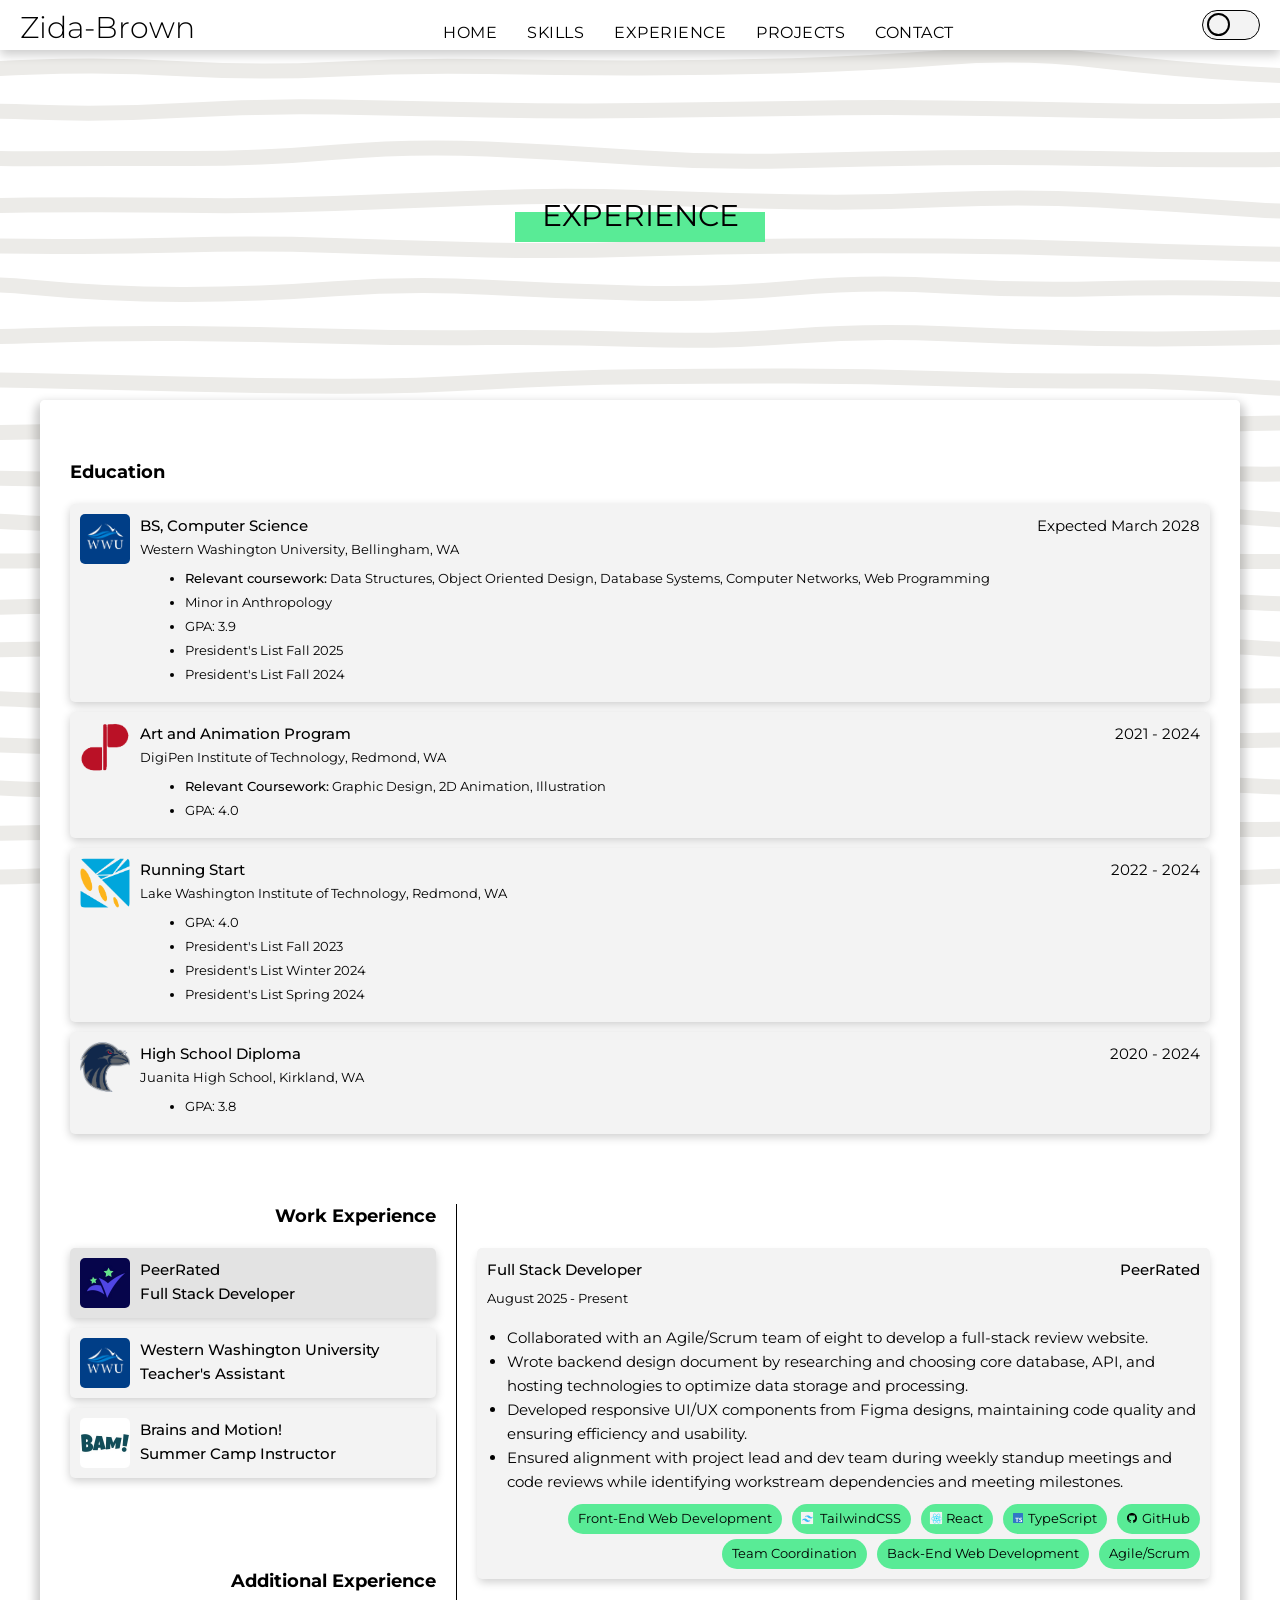
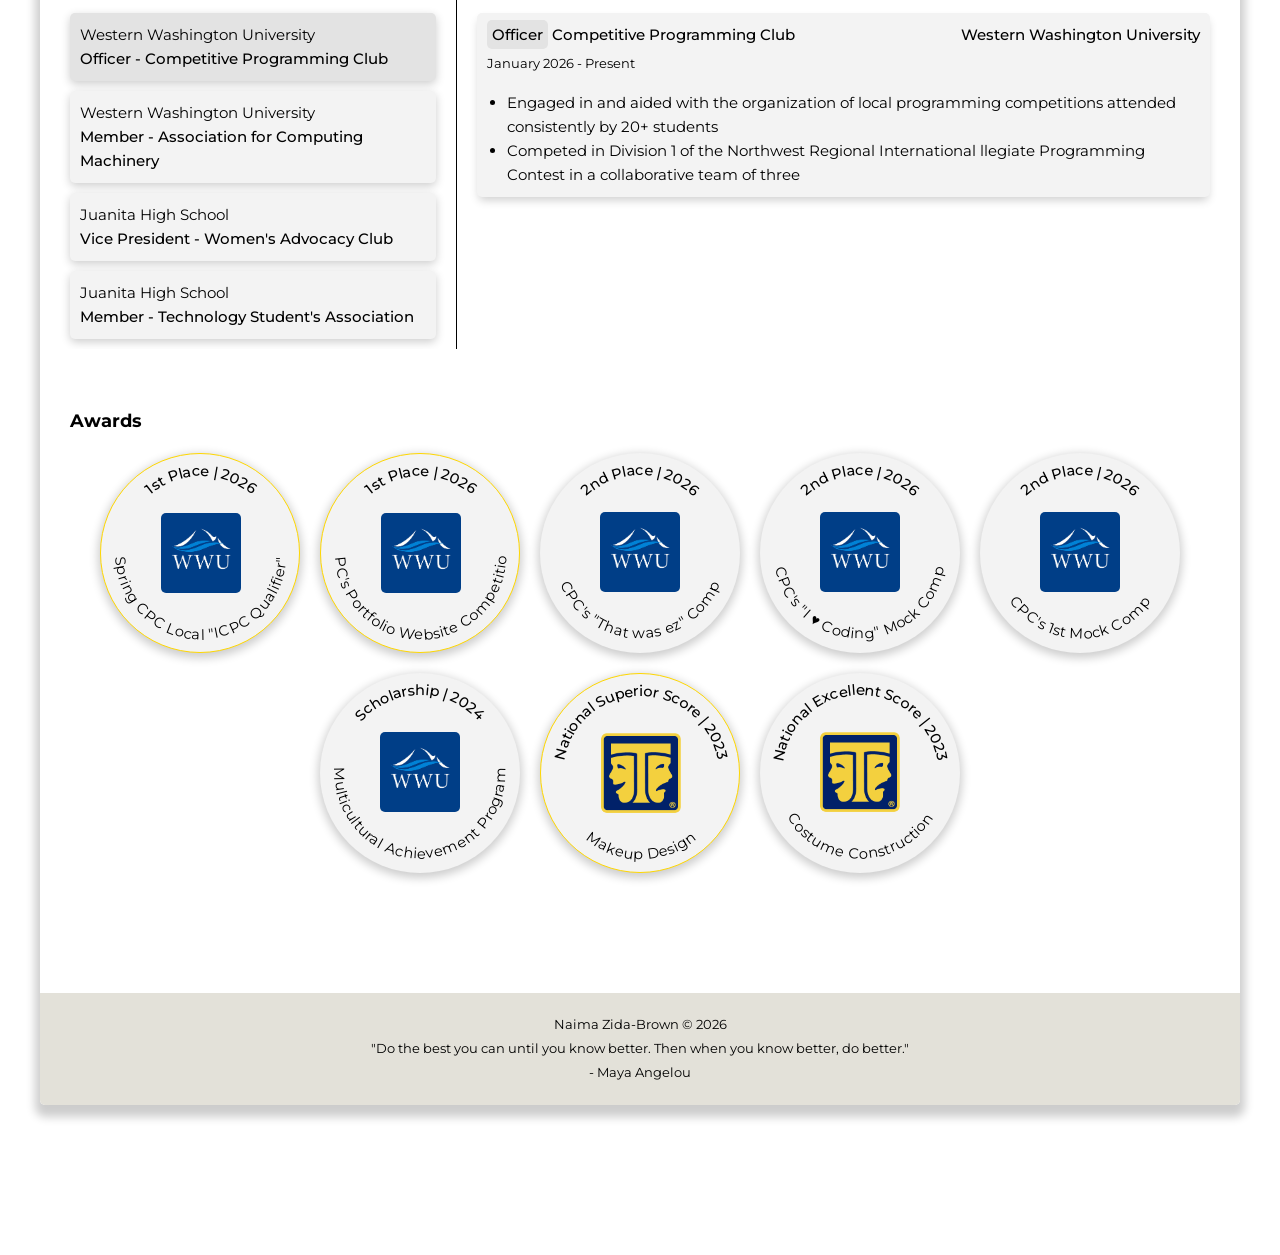
<file: experience.html>
<!DOCTYPE html>
<html lang="en" data-theme="light">

<head>
    <meta charset="UTF-8">
    <meta name="viewport" content="width=device-width, initial-scale=1.0">
    <title>Experience | Zida-Brown</title>
    <link rel="stylesheet" href="portfolio.css">
    <link rel="icon" type="image/x-icon" href="images/favicon.ico">

    <script type="text/javascript">
        onPage = "experience";
    </script>

    <link rel="preconnect" href="https://fonts.googleapis.com">
    <link rel="preconnect" href="https://fonts.gstatic.com" crossorigin>
    <link href="https://fonts.googleapis.com/css2?family=Montserrat:ital,wght@0,100..900;1,100..900&display=swap"
        rel="stylesheet">
</head>



<body class="dark">
    <canvas id="wavepush"> </canvas>

    <header>
        <section class="header-top flex justify-between">
            <div class="flex">
                <div id="hamburger">&#9776;</div>
                <a href="index.html#jump-to-about" id="header-text">Zida-Brown</a>
            </div>

            <nav class="uppercase">
                <ul>
                    <li><a href="index.html">Home</a></li>
                    <li><a href="skills.html">Skills</a></li>
                    <li><a href="experience.html">Experience</a></li>
                    <li><a href="projects.html">Projects</a></li>
                    <li><a href="index.html#jump-to-contact">Contact</a></li>
                </ul>
            </nav>

            <label id="theme-toggle">
                <input type="checkbox" onclick="toggleTheme()">
                <span id="theme-toggle-slider"></span>
            </label>
        </section>

    </header>

    <section class="hero">
        <div id="hero-text">
            <div class="uppercase pagename">Experience</div>
            <div id="hero-underline"></div>
        </div>
    </section>
    <!-- end hero section -->


    <div id="wrapper">
        <main class="p-full">

            <h3 class="mb-20">Education</h3>

            <section>
                <div class="box-item flex">
                    <img src="logos/wwu-icon.jpg" class="job-logo" alt="Western Washington University logo">

                    <div class="width-full">
                        <div class="flex justify-between">
                            <p class="font-500">BS, Computer Science</p>
                            <p>Expected March 2028</p>
                        </div>
                        <p class="font-smaller">Western Washington University, Bellingham, WA</p>
                        <ul class="font-smaller m-5">
                            <li>
                                <span class="font-500">Relevant coursework:</span> Data Structures, Object Oriented
                                Design, Database Systems, Computer
                                Networks, Web Programming
                            </li>
                            <li>
                                Minor in Anthropology
                            </li>
                            <li>
                                GPA: 3.9
                            </li>
                            <li>
                                President's List Fall 2025
                            </li>
                            <li>
                                President's List Fall 2024
                            </li>
                        </ul>
                    </div>
                </div>

                <div class="box-item flex">
                    <img src="logos/digipen-icon.png" class="job-logo"
                        alt="Lake Washington Institute of Technology logo">

                    <div class="width-full">
                        <div class="flex justify-between">
                            <p class="font-500">Art and Animation Program</p>
                            <p>2021 - 2024</p>
                        </div>
                        <p class="font-smaller">DigiPen Institute of Technology, Redmond, WA</p>
                        <ul class="font-smaller m-5">
                            <li>
                                <span class="font-500">Relevant Coursework:</span> Graphic Design, 2D Animation,
                                Illustration
                            </li>
                            <li>
                                GPA: 4.0
                            </li>
                        </ul>
                    </div>
                </div>

                <div class="box-item flex">
                    <img src="logos/lwtech-icon.png" class="job-logo"
                        alt="Lake Washington Institute of Technology logo">

                    <div class="width-full">
                        <div class="flex justify-between">
                            <p class="font-500">Running Start</p>
                            <p>2022 - 2024</p>
                        </div>
                        <p class="font-smaller">Lake Washington Institute of Technology, Redmond, WA</p>
                        <ul class="font-smaller m-5">
                            <li>
                                GPA: 4.0
                            </li>
                            <li>
                                President's List Fall 2023
                            </li>
                            <li>
                                President's List Winter 2024
                            </li>
                            <li>
                                President's List Spring 2024
                            </li>
                        </ul>
                    </div>
                </div>

                <div class="box-item flex">
                    <img src="logos/jhs-icon.png" class="job-logo" alt="Juanita High School logo">

                    <div class="width-full">
                        <div class="flex justify-between">
                            <p class="font-500">High School Diploma</p>
                            <p>2020 - 2024</p>
                        </div>
                        <p class="font-smaller">Juanita High School, Kirkland, WA</p>
                        <ul class="font-smaller m-5">
                            <li>
                                GPA: 3.8
                            </li>
                        </ul>
                    </div>
                </div>
            </section>

            <div id="experience" class="p-top split">

                <section class="slide-in-overflow">
                    <h3>Work Experience</h3>

                    <section class="click-open-btn box-item flex slide-in">
                        <img src="logos/peerrated-icon.jpg" alt="PeerRated Logo" class="job-logo">
                        <p class="font-500">
                            PeerRated
                            <br>
                            Full Stack Developer
                        </p>
                    </section>

                    <section class="click-open-btn box-item flex slide-in">
                        <img src="logos/wwu-icon.jpg" alt="Western Washington University Logo" class="job-logo">
                        <p class="font-500">
                            Western Washington University
                            <br>
                            Teacher's Assistant
                        </p>
                    </section>

                    <section class="click-open-btn box-item flex slide-in">
                        <img src="logos/bam-icon.jpg" alt="Western Washington University Logo" class="job-logo">
                        <p class="font-500">
                            Brains and Motion!
                            <br>
                            Summer Camp Instructor
                        </p>
                    </section>
                </section>

                <div class="split-divider"></div>

                <section>
                    <h3 class="mobile-h-0">&nbsp;</h3>
                    <!-- gap -->

                    <section id="experience-height-setter" class="click-open-content">
                        <div class="flex justify-between">
                            <div>
                                <p class="font-500">Full Stack Developer</p>
                                <p class="pt-5 font-smaller">August 2025 - Present</p>
                            </div>
                            <div class="flex">
                                <p class="font-500 text-right">PeerRated</p>
                            </div>
                        </div>
                        <ul>
                            <li>
                                Collaborated with an Agile/Scrum team of eight to develop a full-stack review website.
                            </li>
                            <li>
                                Wrote backend design document by researching and choosing core database, API, and
                                hosting technologies to optimize data storage and processing.
                            </li>
                            <li>
                                Developed responsive UI/UX components from Figma designs, maintaining code quality and
                                ensuring efficiency and usability.
                            </li>
                            <li>
                                Ensured alignment with project lead and dev team during weekly standup meetings and code
                                reviews while identifying workstream dependencies and meeting milestones.
                            </li>
                        </ul>
                        <ul class="tag-list">
                            <li class="tag">Front-End Web Development</li>
                            <li class="tag">
                                <img src="logos/tailwind-icon.svg" alt="TailwindCSS logo"
                                    class="tag-logo light-logo-border">
                                TailwindCSS
                            </li>
                            <li class="tag"><img src="logos/react-icon.svg" alt="React logo"
                                    class="tag-logo light-logo-border">React</li>
                            <li class="tag"><img src="logos/typescript-icon.svg" alt="TypeScript logo"
                                    class="tag-logo dark-logo-border">TypeScript</li>
                            <li class="tag"> <svg xmlns="http://www.w3.org/2000/svg" viewBox="0 0 640 640"
                                    fill="currentColor" class="tag-logo">
                                    <path
                                        d="M319.988 7.973C143.293 7.973 0 151.242 0 327.96c0 141.392 91.678 261.298 218.826 303.63 16.004 2.964 21.886-6.957 21.886-15.414 0-7.63-.319-32.835-.449-59.552-89.032 19.359-107.8-37.772-107.8-37.772-14.552-36.993-35.529-46.831-35.529-46.831-29.032-19.879 2.209-19.442 2.209-19.442 32.126 2.245 49.04 32.954 49.04 32.954 28.56 48.922 74.883 34.76 93.131 26.598 2.882-20.681 11.15-34.807 20.315-42.803-71.08-8.067-145.797-35.516-145.797-158.14 0-34.926 12.52-63.485 32.965-85.88-3.33-8.078-14.291-40.606 3.083-84.674 0 0 26.87-8.61 88.029 32.8 25.512-7.075 52.878-10.642 80.056-10.76 27.2.118 54.614 3.673 80.162 10.76 61.076-41.386 87.922-32.8 87.922-32.8 17.398 44.08 6.485 76.631 3.154 84.675 20.516 22.394 32.93 50.953 32.93 85.879 0 122.907-74.883 149.93-146.117 157.856 11.481 9.921 21.733 29.398 21.733 59.233 0 42.792-.366 77.28-.366 87.804 0 8.516 5.764 18.473 21.992 15.354 127.076-42.354 218.637-162.274 218.637-303.582 0-176.695-143.269-319.988-320-319.988l-.023.107z" />
                                </svg>GitHub
                            </li>
                            <li class="tag">Team Coordination</li>
                            <li class="tag">Back-End Web Development</li>
                            <li class="tag">Agile/Scrum</li>
                        </ul>
                    </section>

                    <section class="click-open-content">
                        <div class="flex justify-between">
                            <div>
                                <p class="font-500">Teacher's Assistant</p>
                                <p class="pt-5 font-smaller">July 2025 - Present</p>
                            </div>
                            <div class="flex">
                                <p class="font-500 text-right">Western Washington University</p>
                            </div>
                        </div>
                        <ul>
                            <li>
                                Supported 50+ students with HTML5/CSS3 course material and reinforced key software
                                engineering concepts through guided lab sessions and individual support.
                            </li>
                            <li>
                                Evaluated assignments and provided clear, actionable feedback to students, leading to
                                performance improvements.
                            </li>
                        </ul>
                        <ul class="tag-list">
                            <li class="tag">Computer Science Education</li>
                            <li class="tag">Teaching</li>
                            <li class="tag"><img src="logos/css-icon.svg" alt="CSS logo" class="tag-logo ">CSS</li>
                            <li class="tag"><img src="logos/html-icon.svg" alt="HTML logo" class="tag-logo ">HTML</li>
                            <li class="tag"><img src="logos/javascript-icon.svg" alt="JavaScript logo"
                                    class="tag-logo">JavaScript</li>
                            <li class="tag">Classroom Management</li>
                            <li class="tag">Website Development</li>
                        </ul>
                    </section>

                    <section class="click-open-content">
                        <div class="flex justify-between">
                            <div>
                                <p class="font-500">Summer Camp Instructor</p>
                                <p class="pt-5 font-smaller">June 2025 - July 2025</p>
                            </div>
                            <div class="flex">
                                <p class="font-500 text-right">Brains and Motion!</p>
                            </div>
                        </div>
                        <ul>
                            <li>
                                Designing curriculum for a variety of STEM courses and positively connecting with
                                campers, parents, and coworkers. Leading kids ages 6-10 during activity and sport.
                            </li>
                            <li>
                                Organized educational activities based on the curriculum and maintained camper
                                engagement using flexibility, adaptivity, and a variety of teaching methods
                                Supervised outdoor play time ensuring camper safety, enjoyment, and participation
                                Maintained a positive relationship with parents and coworkers through clear
                                communication and organization
                            </li>
                        </ul>
                        <ul class="tag-list">
                            <li class="tag">Teaching</li>
                            <li class="tag">Computer Science Education</li>
                            <li class="tag">Conflict Resolution</li>
                            <li class="tag">Problem Solving</li>
                            <li class="tag">Working with Children</li>
                        </ul>
                    </section>

                </section>
                <!-- end experience section -->
            </div>


            <div id="additional" class="split">
                <section class="slide-in-overflow">
                    <h3>Additional Experience</h3>

                    <section class="click-open-btn box-item slide-in">
                        <p>Western Washington University</p>
                        <p class="font-500">
                            Officer - Competitive Programming Club
                        </p>
                    </section>

                    <section class="click-open-btn box-item slide-in">
                        <p>Western Washington University</p>
                        <p class="font-500">
                            Member - Association for Computing Machinery
                        </p>
                    </section>

                    <section class="click-open-btn box-item slide-in">
                        <p>Juanita High School</p>
                        <p class="font-500">
                            Vice President - Women's Advocacy Club
                        </p>
                    </section>

                    <section class="click-open-btn box-item slide-in">
                        <p>Juanita High School</p>
                        <p class="font-500">
                            Member - Technology Student's Association
                        </p>
                    </section>
                </section>

                <div class="split-divider"></div>

                <section>
                    <h3 class="mobile-h-0">&nbsp;</h3>
                    <!-- gap -->

                    <section class="click-open-content">
                        <div class="flex justify-between">
                            <div>
                                <p class="font-500"><span class="position">Officer</span> Competitive Programming Club
                                </p>
                                <p class="pt-5 font-smaller">January 2026 - Present</p>
                            </div>
                            <div class="flex">
                                <p class="font-500 text-right">Western Washington University</p>
                            </div>
                        </div>
                        <ul>
                            <li>
                                Engaged in and aided with the organization of local programming competitions attended
                                consistently by 20+ students
                            </li>
                            <li>
                                Competed in Division 1 of the Northwest Regional International llegiate Programming
                                Contest in a collaborative team of three
                            </li>
                        </ul>
                    </section>

                    <section class="click-open-content">
                        <div class="flex justify-between">
                            <div>
                                <p class="font-500"><span class="position">Member</span> Association for Computing
                                    Machinery</p>
                                <p class="pt-5 font-smaller">September 2024 - Present</p>
                            </div>
                            <div class="flex">
                                <p class="font-500 text-right">Western Washington University</p>
                            </div>
                        </div>
                        <ul>
                            <li>
                                Collaborated within a team of four to research a project idea through surveys sent out
                                to the school
                            </li>
                            <li>
                                Designed the framework for a natural-language translator that handles grammar structural
                                differences
                            </li>
                        </ul>
                    </section>

                    <section class="click-open-content">
                        <div class="flex justify-between">
                            <div>
                                <p class="font-500"><span class="position">Vice-President</span> Women's Advocacy Club
                                </p>
                                <p class="pt-5 font-smaller">September 2020 - June 2024</p>
                            </div>
                            <div class="flex">
                                <p class="font-500 text-right">Juanita High School</p>
                            </div>
                        </div>
                        <ul>
                            <li>
                                Organized school-wide fundraisers raising 15,000+ menstrual product that went towards
                                our own school's
                                bathrooms and local women's shelters
                            </li>
                            <li>
                                Wrote educational lessons that were shared during homerooms to 1,700+ students
                            </li>
                            <li>
                                Organized "product packing parties" between our school and local organization T2P2 to
                                build community and educate peers
                            </li>
                        </ul>
                    </section>

                    <section class="click-open-content">
                        <div class="flex justify-between">
                            <div>
                                <p class="font-500"><span class="position">Member</span> Technology Student's
                                    Association</p>
                                <p class="pt-5 font-smaller">November 2017 - March 2023</p>
                            </div>
                            <div class="flex">
                                <p class="font-500 text-right">Juanita High School</p>
                            </div>
                        </div>
                        <ul>
                            <li>
                                Participated in photography, robot building, problem solving, and stop-motion animation
                                events
                            </li>
                            <li>
                                Researched and designed the art for a culturally diverse museum escape gam
                            </li>
                            <li>
                                Worked with a small team to create the story, animation, and character design for an
                                animation
                            </li>
                        </ul>
                    </section>

                </section>
                <!-- end experience section -->
            </div>

            <h3 class="p-top mb-20">Awards</h3>

            <section id="awards" class="wave-in-section p-bottom flex flex-wrap gap-20">

                <div class="award gold-award">
                    <div class="award-center">
                        <img src="logos/wwu-icon.jpg" alt="WWU logo">
                        <p>Western Washington University, Competitive Programming Club</p>
                    </div>

                    <svg viewBox="0 0 110 110">
                        <path id="curve-1" d="M 10 50 a 40 40 0 0 1 90 0">
                        </path>
                        <text>
                            <textPath class="font-500" href="#curve-1" text-anchor="middle" startOffset="50%"
                                dominant-baseline="middle">
                                1st Place | 2026
                            </textPath>
                        </text>

                        <path id="curve-2" d="M 10 50 a 40 40 0 0 0 90 0">
                        </path>
                        <text>
                            <textPath href="#curve-2" text-anchor="middle" startOffset="50%" dominant-baseline="middle">
                                Spring CPC Local "ICPC Qualifier"
                            </textPath>
                        </text>
                    </svg>
                </div>

                <div class="award gold-award">
                    <div class="award-center">
                        <img src="logos/wwu-icon.jpg" alt="WWU logo">
                        <p>Western Washington University, Competitive Programming Club</p>
                    </div>

                    <svg viewBox="0 0 110 110">
                        <path id="curve-1" d="M 10 50 a 40 40 0 0 1 90 0">
                        </path>
                        <text>
                            <textPath class="font-500" href="#curve-1" text-anchor="middle" startOffset="50%"
                                dominant-baseline="middle">
                                1st Place | 2026
                            </textPath>
                        </text>

                        <path id="curve-2" d="M 10 50 a 40 40 0 0 0 90 0">
                        </path>
                        <text>
                            <textPath href="#curve-2" text-anchor="middle" startOffset="50%" dominant-baseline="middle">
                                CPC's Portfolio Website Competition
                            </textPath>
                        </text>
                    </svg>
                </div>

                <div class="award">
                    <div class="award-center">
                        <img src="logos/wwu-icon.jpg" alt="WWU logo">
                        <p>Western Washington University, Competitive Programming Club</p>
                    </div>

                    <svg viewBox="0 0 110 110">
                        <path id="curve-1" d="M 10 50 a 40 40 0 0 1 90 0">
                        </path>
                        <text>
                            <textPath class="font-500" href="#curve-1" text-anchor="middle" startOffset="50%"
                                dominant-baseline="middle">
                                2nd Place | 2026
                            </textPath>
                        </text>

                        <path id="curve-2" d="M 10 50 a 40 40 0 0 0 90 0">
                        </path>
                        <text>
                            <textPath href="#curve-2" text-anchor="middle" startOffset="50%" dominant-baseline="middle">
                                CPC's "That was ez" Comp
                            </textPath>
                        </text>
                    </svg>
                </div>

                <div class="award">
                    <div class="award-center">
                        <img src="logos/wwu-icon.jpg" alt="WWU logo">
                        <p>Western Washington University, Competitive Programming Club</p>
                    </div>

                    <svg viewBox="0 0 110 110">
                        <path id="curve-1" d="M 10 50 a 40 40 0 0 1 90 0">
                        </path>
                        <text>
                            <textPath class="font-500" href="#curve-1" text-anchor="middle" startOffset="50%"
                                dominant-baseline="middle">
                                2nd Place | 2026
                            </textPath>
                        </text>

                        <path id="curve-2" d="M 10 50 a 40 40 0 0 0 90 0">
                        </path>
                        <text>
                            <textPath href="#curve-2" text-anchor="middle" startOffset="50%" dominant-baseline="middle">
                                CPC's "I &hearts; Coding" Mock Comp
                            </textPath>
                        </text>
                    </svg>
                </div>

                <div class="award">
                    <div class="award-center">
                        <img src="logos/wwu-icon.jpg" alt="WWU logo">
                        <p>Western Washington University, Competitive Programming Club</p>
                    </div>

                    <svg viewBox="0 0 110 110">
                        <path id="curve-1" d="M 10 50 a 40 40 0 0 1 90 0">
                        </path>
                        <text>
                            <textPath class="font-500" href="#curve-1" text-anchor="middle" startOffset="50%"
                                dominant-baseline="middle">
                                2nd Place | 2026
                            </textPath>
                        </text>

                        <path id="curve-2" d="M 10 50 a 40 40 0 0 0 90 0">
                        </path>
                        <text>
                            <textPath href="#curve-2" text-anchor="middle" startOffset="50%" dominant-baseline="middle">
                                CPC's 1st Mock Comp
                            </textPath>
                        </text>
                    </svg>
                </div>

                <div class="award">
                    <div class="award-center">
                        <img src="logos/wwu-icon.jpg" alt="WWU logo">
                        <p>Western Washington University</p>
                    </div>

                    <svg viewBox="0 0 110 110">
                        <path id="curve-1" d="M 10 50 a 40 40 0 0 1 90 0">
                        </path>
                        <text>
                            <textPath class="font-500" href="#curve-1" text-anchor="middle" startOffset="50%"
                                dominant-baseline="middle">
                                Scholarship | 2024
                            </textPath>
                        </text>

                        <path id="curve-2" d="M 10 50 a 40 40 0 0 0 90 0">
                        </path>
                        <text>
                            <textPath href="#curve-2" text-anchor="middle" startOffset="50%" dominant-baseline="middle">
                                Multicultural Achievement Program
                            </textPath>
                        </text>
                    </svg>
                </div>

                <div class="award gold-award">
                    <div class="award-center">
                        <img src="logos/edta-icon.png" alt="EdTA logo">
                        <p>International Thespian Festival</p>
                    </div>

                    <svg viewBox="0 0 110 110">
                        <path id="curve-1" d="M 10 50 a 40 40 0 0 1 90 0">
                        </path>
                        <text>
                            <textPath class="font-500" href="#curve-1" text-anchor="middle" startOffset="50%"
                                dominant-baseline="middle">
                                National Superior Score | 2023
                            </textPath>
                        </text>

                        <path id="curve-2" d="M 10 50 a 40 40 0 0 0 90 0">
                        </path>
                        <text>
                            <textPath href="#curve-2" text-anchor="middle" startOffset="50%" dominant-baseline="middle">
                                Makeup Design
                            </textPath>
                        </text>
                    </svg>
                </div>

                <div class="award">
                    <div class="award-center">
                        <img src="logos/edta-icon.png" alt="EdTA logo">
                        <p>International Thespian Festival</p>
                    </div>

                    <svg viewBox="0 0 110 110">
                        <path id="curve-1" d="M 10 50 a 40 40 0 0 1 90 0">
                        </path>
                        <text>
                            <textPath class="font-500" href="#curve-1" text-anchor="middle" startOffset="50%"
                                dominant-baseline="middle">
                                National Excellent Score | 2023
                            </textPath>
                        </text>

                        <path id="curve-2" d="M 10 50 a 40 40 0 0 0 90 0">
                        </path>
                        <text>
                            <textPath href="#curve-2" text-anchor="middle" startOffset="50%" dominant-baseline="middle">
                                Costume Construction
                            </textPath>
                        </text>
                    </svg>
                </div>

            </section>

        </main>



        <footer>
            Naima Zida-Brown &copy;
            <script>document.write(new Date().getFullYear());</script>
            <br>
            "Do the best you can until you know better. Then when you know better, do better."
            <br>
            - Maya Angelou
        </footer>
    </div>
    <!-- end wrapper  -->

</body>

<!-- JavaScript must be loaded after the HTML content -->
<script src="portfolio.js"></script>

</html>
</file>
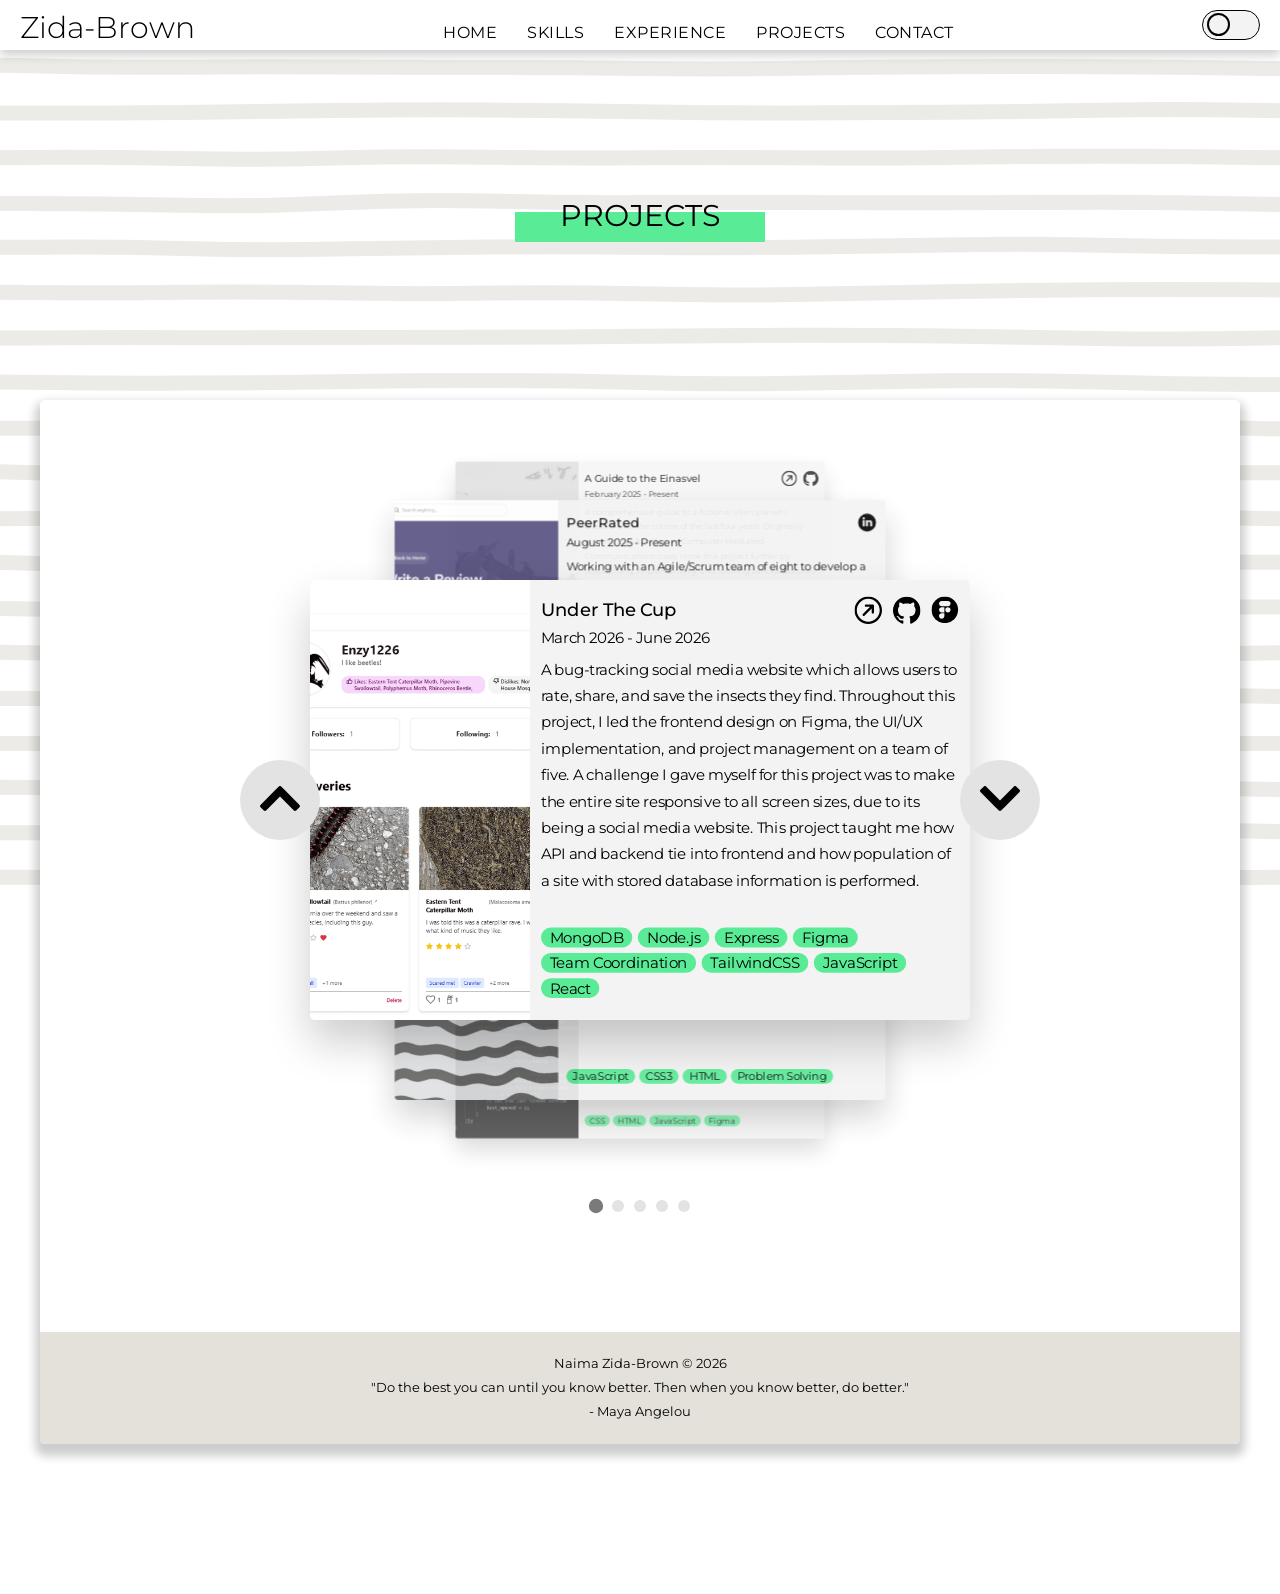
<file: projects.html>
<!DOCTYPE html>
<html lang="en" data-theme="light">

<head>
    <meta charset="UTF-8">
    <meta name="viewport" content="width=device-width, initial-scale=1.0">
    <title>Projects | Zida-Brown</title>
    <link rel="stylesheet" href="portfolio.css">
    <link rel="icon" type="image/x-icon" href="images/favicon.ico">

    <script type="text/javascript">
        onPage = "projects";
    </script>

    <link rel="preconnect" href="https://fonts.googleapis.com">
    <link rel="preconnect" href="https://fonts.gstatic.com" crossorigin>
    <link href="https://fonts.googleapis.com/css2?family=Montserrat:ital,wght@0,100..900;1,100..900&display=swap"
        rel="stylesheet">
</head>



<body class="dark">
    <canvas id="wavepush"> </canvas>

    <header>
        <section class="header-top flex justify-between">
            <div class="flex">
                <div id="hamburger">&#9776;</div>
                <a href="index.html#jump-to-about" id="header-text">Zida-Brown</a>
            </div>

            <nav class="uppercase">
                <ul>
                    <li><a href="index.html">Home</a></li>
                    <li><a href="skills.html">Skills</a></li>
                    <li><a href="experience.html">Experience</a></li>
                    <li><a href="projects.html">Projects</a></li>
                    <li><a href="index.html#jump-to-contact">Contact</a></li>
                </ul>
            </nav>

            <label id="theme-toggle">
                <input type="checkbox" onclick="toggleTheme()">
                <span id="theme-toggle-slider"></span>
            </label>
        </section>

    </header>

    <section class="hero">
        <div id="hero-text">
            <div class="uppercase pagename">Projects</div>
            <div id="hero-underline"></div>
        </div>
    </section>
    <!-- end hero section -->


    <div id="wrapper">
        <main class="p-full">

            <!-- 
                Modified code from
                Author: Gopi Chakradhar https://gopichakradhar.me/
                URL: https://freefrontend.com/javascript-carousels/
            -->
            <div class="carousel-track">
                <!-- "Project 4" Under The Cup -->
                <div class="card" data-index="0">
                    <a class="card-img" href="https://underthecup.vercel.app/" target="_blank"
                        rel="noopener noreferrer">
                        <img src="images/proj4.png" alt="Project Snapshot 4">
                    </a>
                    <section class="card-text">
                        <div>
                            <div class="flex align-end justify-between">
                                <p class="font-500">Under The Cup</p>
                                <div class="flex gap-10">
                                    <a href="https://underthecup.vercel.app/" target="_blank" rel="noopener noreferrer">
                                        <svg xmlns="http://www.w3.org/2000/svg" viewBox="0 0 512 512">
                                            <path
                                                d="M437.014,74.983c-99.978-99.978-262.073-99.978-362.031,0.004c-99.978,99.954-99.978,262.05,0.002,362.029 c99.956,99.98,262.052,99.98,362.031,0S536.996,174.941,437.014,74.983z M406.846,406.846 c-83.317,83.317-218.394,83.317-301.69,0.002c-83.318-83.318-83.318-218.396-0.003-301.691 c83.299-83.318,218.377-83.318,301.693-0.002C490.163,188.452,490.163,323.529,406.846,406.846z">
                                            </path>
                                            <path
                                                d="M362.557,168.559c-0.031-0.315-0.09-0.621-0.135-0.932c-0.054-0.378-0.098-0.756-0.173-1.13 c-0.071-0.358-0.169-0.704-0.258-1.055c-0.081-0.324-0.152-0.649-0.249-0.969c-0.104-0.344-0.233-0.677-0.354-1.013 c-0.115-0.32-0.22-0.642-0.35-0.957c-0.13-0.314-0.283-0.616-0.428-0.922c-0.153-0.325-0.297-0.652-0.467-0.97 c-0.157-0.294-0.337-0.573-0.507-0.859c-0.186-0.312-0.362-0.627-0.565-0.931c-0.211-0.315-0.446-0.612-0.673-0.915 c-0.19-0.254-0.367-0.515-0.57-0.762c-0.443-0.539-0.909-1.058-1.402-1.551c-0.004-0.004-0.007-0.008-0.011-0.012 c-0.004-0.004-0.008-0.006-0.011-0.01c-0.494-0.493-1.012-0.96-1.552-1.403c-0.247-0.203-0.507-0.379-0.761-0.569 c-0.303-0.227-0.6-0.462-0.915-0.673c-0.304-0.203-0.619-0.379-0.93-0.565c-0.286-0.171-0.565-0.35-0.86-0.508 c-0.317-0.17-0.643-0.313-0.967-0.466c-0.308-0.145-0.61-0.299-0.925-0.43c-0.314-0.13-0.634-0.234-0.952-0.349 c-0.338-0.122-0.672-0.251-1.018-0.356c-0.318-0.096-0.641-0.167-0.963-0.248c-0.353-0.089-0.702-0.188-1.061-0.259 c-0.372-0.074-0.747-0.117-1.122-0.171c-0.314-0.045-0.623-0.105-0.941-0.136c-0.7-0.069-1.402-0.106-2.105-0.106h-128 c-11.782,0-21.333,9.551-21.333,21.333c0,11.782,9.551,21.333,21.333,21.333h76.497L155.578,326.246 c-8.331,8.331-8.331,21.839,0,30.17c8.331,8.331,21.839,8.331,30.17,0l134.248-134.248v76.497 c0,11.782,9.551,21.333,21.333,21.333c11.782,0,21.333-9.551,21.333-21.333V170.666 C362.663,169.963,362.626,169.26,362.557,168.559z">
                                            </path>
                                        </svg>
                                    </a>
                                    <a href="https://github.com/Ojspain/byte-builders" target="_blank"
                                        rel="noopener noreferrer">
                                        <svg xmlns="http://www.w3.org/2000/svg" viewBox="0 0 640 640">
                                            <path
                                                d="M319.988 7.973C143.293 7.973 0 151.242 0 327.96c0 141.392 91.678 261.298 218.826 303.63 16.004 2.964 21.886-6.957 21.886-15.414 0-7.63-.319-32.835-.449-59.552-89.032 19.359-107.8-37.772-107.8-37.772-14.552-36.993-35.529-46.831-35.529-46.831-29.032-19.879 2.209-19.442 2.209-19.442 32.126 2.245 49.04 32.954 49.04 32.954 28.56 48.922 74.883 34.76 93.131 26.598 2.882-20.681 11.15-34.807 20.315-42.803-71.08-8.067-145.797-35.516-145.797-158.14 0-34.926 12.52-63.485 32.965-85.88-3.33-8.078-14.291-40.606 3.083-84.674 0 0 26.87-8.61 88.029 32.8 25.512-7.075 52.878-10.642 80.056-10.76 27.2.118 54.614 3.673 80.162 10.76 61.076-41.386 87.922-32.8 87.922-32.8 17.398 44.08 6.485 76.631 3.154 84.675 20.516 22.394 32.93 50.953 32.93 85.879 0 122.907-74.883 149.93-146.117 157.856 11.481 9.921 21.733 29.398 21.733 59.233 0 42.792-.366 77.28-.366 87.804 0 8.516 5.764 18.473 21.992 15.354 127.076-42.354 218.637-162.274 218.637-303.582 0-176.695-143.269-319.988-320-319.988l-.023.107z" />
                                        </svg>
                                    </a>
                                    <a href="https://www.figma.com/design/46wDSIGH7TVL6dAC17fyP9/Byte-Builders?node-id=0-1&t=1pIaDPSuanLo7uIU-1"
                                        target="_blank" rel="noopener noreferrer">
                                        <svg viewBox="0 0 31 30" xmlns="http://www.w3.org/2000/svg">
                                            <!-- circle background -->
                                            <circle cx="15" cy="15" r="15" fill="currentColor" />
                                            <g transform="translate(3,3)">
                                                <path
                                                    d="M8.5 2C6.84315 2 5.5 3.34315 5.5 5C5.5 6.65685 6.84315 8 8.5 8H15.5C17.1569 8 18.5 6.65685 18.5 5C18.5 3.34315 17.1569 2 15.5 2H8.5Z" />
                                                <path
                                                    d="M15.5 9C13.8431 9 12.5 10.3431 12.5 12C12.5 13.6569 13.8431 15 15.5 15C17.1569 15 18.5 13.6569 18.5 12C18.5 10.3431 17.1569 9 15.5 9Z" />
                                                <path
                                                    d="M5.5 12C5.5 10.3431 6.84315 9 8.5 9H11.5V15H8.5C6.84315 15 5.5 13.6569 5.5 12Z" />
                                                <path
                                                    d="M8.5 16C6.84315 16 5.5 17.3431 5.5 19C5.5 20.6569 6.84315 22 8.5 22C10.1569 22 11.5 20.6569 11.5 19V16H8.5Z" />
                                            </g>
                                        </svg>
                                    </a>
                                </div>
                            </div>
                            <p class="font-smaller">March 2026 - June 2026</p>
                            <p class="pt-5 font-smaller">
                                A bug-tracking social media website which allows users to rate, share, and save the
                                insects they find. Throughout this project, I led the frontend design on Figma, the
                                UI/UX implementation, and project management on a team of five.
                                A challenge I gave myself for this project was to make the entire site responsive to all
                                screen sizes, due to its being a social media website. This project taught me
                                how API and backend tie into frontend and how population of a site with stored database
                                information is performed.
                            </p>
                        </div>
                        <ul class="tag-list proj-tag-list">
                            <li class="tag proj-tag">MongoDB</li>
                            <li class="tag proj-tag">Node.js</li>
                            <li class="tag proj-tag">Express</li>
                            <li class="tag proj-tag">Figma</li>
                            <li class="tag proj-tag">Team Coordination</li>
                            <li class="tag proj-tag">TailwindCSS</li>
                            <li class="tag proj-tag">JavaScript</li>
                            <li class="tag proj-tag">React</li>
                        </ul>
                    </section>
                </div>
                <!-- "Project 5" PeerRated -->
                <div class="card" data-index="1">
                    <a class="card-img" href="https://www.linkedin.com/company/peerrated/" target="_blank"
                        rel="noopener noreferrer">
                        <img src="images/proj5.png" alt="Project Snapshot 5">
                    </a>
                    <section class="card-text">
                        <div>
                            <div class="flex align-end justify-between">
                                <p class="font-500">PeerRated</p>
                                <div class="flex gap-10">
                                    <a href="https://www.linkedin.com/company/peerrated/" target="_blank"
                                        rel="noopener noreferrer">
                                        <svg viewBox="0 0 32 32" xmlns="http://www.w3.org/2000/svg">
                                            <path fill-rule="evenodd"
                                                d="M16 2 A14 14 0 1 0 16 30 A14 14 0 1 0 16 2 Z M12.6186 9.69215C12.6186 10.6267 11.8085 11.3843 10.8093 11.3843C9.81004 11.3843 9 10.6267 9 9.69215C9 8.7576 9.81004 8 10.8093 8C11.8085 8 12.6186 8.7576 12.6186 9.69215Z M9.24742 12.6281H12.3402V22H9.24742V12.6281Z M17.3196 12.6281H14.2268V22H17.3196C17.3196 22 17.3196 19.0496 17.3196 17.2049C17.3196 16.0976 17.6977 14.9855 19.2062 14.9855C20.911 14.9855 20.9008 16.4345 20.8928 17.5571C20.8824 19.0244 20.9072 20.5219 20.9072 22H24V17.0537C23.9738 13.8954 23.1508 12.4401 20.4433 12.4401C18.8354 12.4401 17.8387 13.1701 17.3196 13.8305V12.6281Z" />
                                        </svg>
                                    </a>
                                </div>
                            </div>
                            <p class="font-smaller">August 2025 - Present</p>
                            <p class="pt-5 font-smaller">
                                Working with an Agile/Scrum team of eight to develop a full-stack review website is such a unique and wonderful experience. Writing backend design documents, developing responsive UI/UX components from Figma designs, and ensuring alignment with project lead and dev team during weekly standup meetings and code
                                reviews are just some of the tasks I regularly perform on this project. Currently in the backend stage fo the website, PeerRated is a continually growing feat.
                            </p>
                        </div>
                        <ul class="tag-list proj-tag-list">
                            <li class="tag proj-tag">TypeScript</li>
                            <li class="tag proj-tag">React</li>
                            <li class="tag proj-tag">Agile/Scrum</li>
                            <li class="tag proj-tag">TailwindCSS</li>
                            <li class="tag proj-tag">Full Stack Web Dev</li>
                        </ul>
                    </section>
                </div>
                <!-- "Project 1" A Guide to the Einasvel -->
                <div class="card" data-index="2">
                    <a class="card-img" href="https://zidanaima.github.io/zidanaima.github.io-einasvel/" target="_blank"
                        rel="noopener noreferrer">
                        <img src="images/proj1.png" alt="Project Snapshot 1">
                    </a>
                    <section class="card-text">
                        <div>
                            <div class="flex align-end justify-between">
                                <p class="font-500">A Guide to the Einasvel</p>
                                <div class="flex gap-10">
                                    <a href="https://zidanaima.github.io/zidanaima.github.io-einasvel/" target="_blank"
                                        rel="noopener noreferrer">
                                        <svg xmlns="http://www.w3.org/2000/svg" viewBox="0 0 512 512">
                                            <path
                                                d="M437.014,74.983c-99.978-99.978-262.073-99.978-362.031,0.004c-99.978,99.954-99.978,262.05,0.002,362.029 c99.956,99.98,262.052,99.98,362.031,0S536.996,174.941,437.014,74.983z M406.846,406.846 c-83.317,83.317-218.394,83.317-301.69,0.002c-83.318-83.318-83.318-218.396-0.003-301.691 c83.299-83.318,218.377-83.318,301.693-0.002C490.163,188.452,490.163,323.529,406.846,406.846z">
                                            </path>
                                            <path
                                                d="M362.557,168.559c-0.031-0.315-0.09-0.621-0.135-0.932c-0.054-0.378-0.098-0.756-0.173-1.13 c-0.071-0.358-0.169-0.704-0.258-1.055c-0.081-0.324-0.152-0.649-0.249-0.969c-0.104-0.344-0.233-0.677-0.354-1.013 c-0.115-0.32-0.22-0.642-0.35-0.957c-0.13-0.314-0.283-0.616-0.428-0.922c-0.153-0.325-0.297-0.652-0.467-0.97 c-0.157-0.294-0.337-0.573-0.507-0.859c-0.186-0.312-0.362-0.627-0.565-0.931c-0.211-0.315-0.446-0.612-0.673-0.915 c-0.19-0.254-0.367-0.515-0.57-0.762c-0.443-0.539-0.909-1.058-1.402-1.551c-0.004-0.004-0.007-0.008-0.011-0.012 c-0.004-0.004-0.008-0.006-0.011-0.01c-0.494-0.493-1.012-0.96-1.552-1.403c-0.247-0.203-0.507-0.379-0.761-0.569 c-0.303-0.227-0.6-0.462-0.915-0.673c-0.304-0.203-0.619-0.379-0.93-0.565c-0.286-0.171-0.565-0.35-0.86-0.508 c-0.317-0.17-0.643-0.313-0.967-0.466c-0.308-0.145-0.61-0.299-0.925-0.43c-0.314-0.13-0.634-0.234-0.952-0.349 c-0.338-0.122-0.672-0.251-1.018-0.356c-0.318-0.096-0.641-0.167-0.963-0.248c-0.353-0.089-0.702-0.188-1.061-0.259 c-0.372-0.074-0.747-0.117-1.122-0.171c-0.314-0.045-0.623-0.105-0.941-0.136c-0.7-0.069-1.402-0.106-2.105-0.106h-128 c-11.782,0-21.333,9.551-21.333,21.333c0,11.782,9.551,21.333,21.333,21.333h76.497L155.578,326.246 c-8.331,8.331-8.331,21.839,0,30.17c8.331,8.331,21.839,8.331,30.17,0l134.248-134.248v76.497 c0,11.782,9.551,21.333,21.333,21.333c11.782,0,21.333-9.551,21.333-21.333V170.666 C362.663,169.963,362.626,169.26,362.557,168.559z">
                                            </path>
                                        </svg>
                                    </a>
                                    <a href="https://github.com/zidaNaima/zidanaima.github.io-einasvel" target="_blank"
                                        rel="noopener noreferrer">
                                        <svg xmlns="http://www.w3.org/2000/svg" viewBox="0 0 640 640">
                                            <path
                                                d="M319.988 7.973C143.293 7.973 0 151.242 0 327.96c0 141.392 91.678 261.298 218.826 303.63 16.004 2.964 21.886-6.957 21.886-15.414 0-7.63-.319-32.835-.449-59.552-89.032 19.359-107.8-37.772-107.8-37.772-14.552-36.993-35.529-46.831-35.529-46.831-29.032-19.879 2.209-19.442 2.209-19.442 32.126 2.245 49.04 32.954 49.04 32.954 28.56 48.922 74.883 34.76 93.131 26.598 2.882-20.681 11.15-34.807 20.315-42.803-71.08-8.067-145.797-35.516-145.797-158.14 0-34.926 12.52-63.485 32.965-85.88-3.33-8.078-14.291-40.606 3.083-84.674 0 0 26.87-8.61 88.029 32.8 25.512-7.075 52.878-10.642 80.056-10.76 27.2.118 54.614 3.673 80.162 10.76 61.076-41.386 87.922-32.8 87.922-32.8 17.398 44.08 6.485 76.631 3.154 84.675 20.516 22.394 32.93 50.953 32.93 85.879 0 122.907-74.883 149.93-146.117 157.856 11.481 9.921 21.733 29.398 21.733 59.233 0 42.792-.366 77.28-.366 87.804 0 8.516 5.764 18.473 21.992 15.354 127.076-42.354 218.637-162.274 218.637-303.582 0-176.695-143.269-319.988-320-319.988l-.023.107z" />
                                        </svg>
                                    </a>
                                </div>
                            </div>
                            <p class="font-smaller">February 2025 - Present</p>
                            <p class="pt-5 font-smaller">
                                A comprehensive guide to a fictional alien planet I created over the course of the last
                                four years. Originally starting as a final for my Computer Mediated Communications
                                class, I took this project further by researching, implementing, and refining various
                                features in order to create a fun user-friendly and adaptable site. Designed entirely
                                with HTML, CSS, and JavaScript, I use this site to experiment with my front-end passions
                                and ideas.
                            </p>
                        </div>
                        <ul class="tag-list proj-tag-list">
                            <li class="tag proj-tag">CSS3</li>
                            <li class="tag proj-tag">HTML5</li>
                            <li class="tag proj-tag">JavaScript</li>
                            <li class="tag proj-tag">GitHub</li>
                            <li class="tag proj-tag">Visual Studio Code</li>
                            <li class="tag proj-tag">Problem Solving</li>
                            <li class="tag proj-tag">Independent Research</li>
                            <li class="tag proj-tag">Blender</li>
                            <li class="tag proj-tag">Krita</li>
                        </ul>
                    </section>
                </div>
                <!-- "Project 2" Portfolio Website -->
                <div class="card" data-index="3">
                    <a class="card-img" href="https://github.com/zidaNaima/zidaNaima.github.io" target="_blank"
                        rel="noopener noreferrer">
                        <img src="images/proj2.png" alt="Project Snapshot 2">
                    </a>
                    <section class="card-text">
                        <div>
                            <div class="flex align-end justify-between">
                                <p class="font-500">Portfolio Website</p>
                                <div class="flex gap-10">
                                    <a href="https://github.com/zidaNaima/zidaNaima.github.io" target="_blank"
                                        rel="noopener noreferrer">
                                        <svg xmlns="http://www.w3.org/2000/svg" viewBox="0 0 640 640">
                                            <path
                                                d="M319.988 7.973C143.293 7.973 0 151.242 0 327.96c0 141.392 91.678 261.298 218.826 303.63 16.004 2.964 21.886-6.957 21.886-15.414 0-7.63-.319-32.835-.449-59.552-89.032 19.359-107.8-37.772-107.8-37.772-14.552-36.993-35.529-46.831-35.529-46.831-29.032-19.879 2.209-19.442 2.209-19.442 32.126 2.245 49.04 32.954 49.04 32.954 28.56 48.922 74.883 34.76 93.131 26.598 2.882-20.681 11.15-34.807 20.315-42.803-71.08-8.067-145.797-35.516-145.797-158.14 0-34.926 12.52-63.485 32.965-85.88-3.33-8.078-14.291-40.606 3.083-84.674 0 0 26.87-8.61 88.029 32.8 25.512-7.075 52.878-10.642 80.056-10.76 27.2.118 54.614 3.673 80.162 10.76 61.076-41.386 87.922-32.8 87.922-32.8 17.398 44.08 6.485 76.631 3.154 84.675 20.516 22.394 32.93 50.953 32.93 85.879 0 122.907-74.883 149.93-146.117 157.856 11.481 9.921 21.733 29.398 21.733 59.233 0 42.792-.366 77.28-.366 87.804 0 8.516 5.764 18.473 21.992 15.354 127.076-42.354 218.637-162.274 218.637-303.582 0-176.695-143.269-319.988-320-319.988l-.023.107z" />
                                        </svg>
                                    </a>
                                </div>
                            </div>
                            <p class="font-smaller">January 2026 - Present</p>
                            <p class="pt-5 font-smaller">
                                The site you're currently on is a professional styled presentation of my achievments,
                                goals, and personality. It features responsive designing and easy-to-navigate pages with
                                exciting interactive areas. Loosely designed with Figma.
                            </p>
                        </div>
                        <ul class="tag-list proj-tag-list">
                            <li class="tag proj-tag">CSS</li>
                            <li class="tag proj-tag">HTML</li>
                            <li class="tag proj-tag">JavaScript</li>
                            <li class="tag proj-tag">Figma</li>
                        </ul>
                    </section>
                </div>
                <!-- "Project 3" WavePush -->
                <div class="card" data-index="4">
                    <a class="card-img" href="https://zidanaima.github.io/wavePush.js/" target="_blank"
                        rel="noopener noreferrer">
                        <img src="images/proj3.png" alt="Project Snapshot 3">
                    </a>
                    <section class="card-text">
                        <div>
                            <div class="flex align-end justify-between">
                                <p class="font-500">wavePush.js</p>
                                <div class="flex gap-10">
                                    <a href="https://zidanaima.github.io/wavePush.js/" target="_blank"
                                        rel="noopener noreferrer">
                                        <svg xmlns="http://www.w3.org/2000/svg" viewBox="0 0 512 512">
                                            <path
                                                d="M437.014,74.983c-99.978-99.978-262.073-99.978-362.031,0.004c-99.978,99.954-99.978,262.05,0.002,362.029 c99.956,99.98,262.052,99.98,362.031,0S536.996,174.941,437.014,74.983z M406.846,406.846 c-83.317,83.317-218.394,83.317-301.69,0.002c-83.318-83.318-83.318-218.396-0.003-301.691 c83.299-83.318,218.377-83.318,301.693-0.002C490.163,188.452,490.163,323.529,406.846,406.846z">
                                            </path>
                                            <path
                                                d="M362.557,168.559c-0.031-0.315-0.09-0.621-0.135-0.932c-0.054-0.378-0.098-0.756-0.173-1.13 c-0.071-0.358-0.169-0.704-0.258-1.055c-0.081-0.324-0.152-0.649-0.249-0.969c-0.104-0.344-0.233-0.677-0.354-1.013 c-0.115-0.32-0.22-0.642-0.35-0.957c-0.13-0.314-0.283-0.616-0.428-0.922c-0.153-0.325-0.297-0.652-0.467-0.97 c-0.157-0.294-0.337-0.573-0.507-0.859c-0.186-0.312-0.362-0.627-0.565-0.931c-0.211-0.315-0.446-0.612-0.673-0.915 c-0.19-0.254-0.367-0.515-0.57-0.762c-0.443-0.539-0.909-1.058-1.402-1.551c-0.004-0.004-0.007-0.008-0.011-0.012 c-0.004-0.004-0.008-0.006-0.011-0.01c-0.494-0.493-1.012-0.96-1.552-1.403c-0.247-0.203-0.507-0.379-0.761-0.569 c-0.303-0.227-0.6-0.462-0.915-0.673c-0.304-0.203-0.619-0.379-0.93-0.565c-0.286-0.171-0.565-0.35-0.86-0.508 c-0.317-0.17-0.643-0.313-0.967-0.466c-0.308-0.145-0.61-0.299-0.925-0.43c-0.314-0.13-0.634-0.234-0.952-0.349 c-0.338-0.122-0.672-0.251-1.018-0.356c-0.318-0.096-0.641-0.167-0.963-0.248c-0.353-0.089-0.702-0.188-1.061-0.259 c-0.372-0.074-0.747-0.117-1.122-0.171c-0.314-0.045-0.623-0.105-0.941-0.136c-0.7-0.069-1.402-0.106-2.105-0.106h-128 c-11.782,0-21.333,9.551-21.333,21.333c0,11.782,9.551,21.333,21.333,21.333h76.497L155.578,326.246 c-8.331,8.331-8.331,21.839,0,30.17c8.331,8.331,21.839,8.331,30.17,0l134.248-134.248v76.497 c0,11.782,9.551,21.333,21.333,21.333c11.782,0,21.333-9.551,21.333-21.333V170.666 C362.663,169.963,362.626,169.26,362.557,168.559z">
                                            </path>
                                        </svg>
                                    </a>
                                    <a href="https://github.com/zidaNaima/wavePush.js" target="_blank"
                                        rel="noopener noreferrer">
                                        <svg xmlns="http://www.w3.org/2000/svg" viewBox="0 0 640 640">
                                            <path
                                                d="M319.988 7.973C143.293 7.973 0 151.242 0 327.96c0 141.392 91.678 261.298 218.826 303.63 16.004 2.964 21.886-6.957 21.886-15.414 0-7.63-.319-32.835-.449-59.552-89.032 19.359-107.8-37.772-107.8-37.772-14.552-36.993-35.529-46.831-35.529-46.831-29.032-19.879 2.209-19.442 2.209-19.442 32.126 2.245 49.04 32.954 49.04 32.954 28.56 48.922 74.883 34.76 93.131 26.598 2.882-20.681 11.15-34.807 20.315-42.803-71.08-8.067-145.797-35.516-145.797-158.14 0-34.926 12.52-63.485 32.965-85.88-3.33-8.078-14.291-40.606 3.083-84.674 0 0 26.87-8.61 88.029 32.8 25.512-7.075 52.878-10.642 80.056-10.76 27.2.118 54.614 3.673 80.162 10.76 61.076-41.386 87.922-32.8 87.922-32.8 17.398 44.08 6.485 76.631 3.154 84.675 20.516 22.394 32.93 50.953 32.93 85.879 0 122.907-74.883 149.93-146.117 157.856 11.481 9.921 21.733 29.398 21.733 59.233 0 42.792-.366 77.28-.366 87.804 0 8.516 5.764 18.473 21.992 15.354 127.076-42.354 218.637-162.274 218.637-303.582 0-176.695-143.269-319.988-320-319.988l-.023.107z" />
                                        </svg>
                                    </a>
                                </div>
                            </div>
                            <p class="font-smaller">February 2026 - March 2026</p>
                            <p class="pt-5 font-smaller">
                                An easy-to-use JavaScript open-source library creating a simple interactive wave
                                simulation for
                                websites. Similar to particles.js, this features customizable graphics coloring and
                                shape. Interestingly enough, you can see an example of this project in the background of
                                this website! This project is currently being updated to bring a user friendly yet
                                highly customizeable product to life.
                            </p>
                        </div>
                        <ul class="tag-list proj-tag-list">
                            <li class="tag proj-tag">JavaScript</li>
                            <li class="tag proj-tag">CSS3</li>
                            <li class="tag proj-tag">HTML</li>
                            <li class="tag proj-tag">Problem Solving</li>
                        </ul>
                    </section>
                </div>


                <button class="nav-arrow up">
                    <img src="images/arrow-up.svg" alt="Up">
                </button>
                <button class="nav-arrow down">
                    <img src="images/arrow-down.svg" alt="Down">
                </button>
            </div>

            <div class="carousel-dots p-top p-bottom">
                <div class="dot active" data-index="0"></div>
                <div class="dot" data-index="1"></div>
                <div class="dot" data-index="2"></div>
                <div class="dot" data-index="3"></div>
                <div class="dot" data-index="4"></div>
            </div>

        </main>



        <footer>
            Naima Zida-Brown &copy;
            <script>document.write(new Date().getFullYear());</script>
            <br>
            "Do the best you can until you know better. Then when you know better, do better."
            <br>
            - Maya Angelou
        </footer>
    </div>
    <!-- end wrapper  -->

</body>

<!-- JavaScript must be loaded after the HTML content -->
<script src="portfolio.js"></script>

</html>
</file>
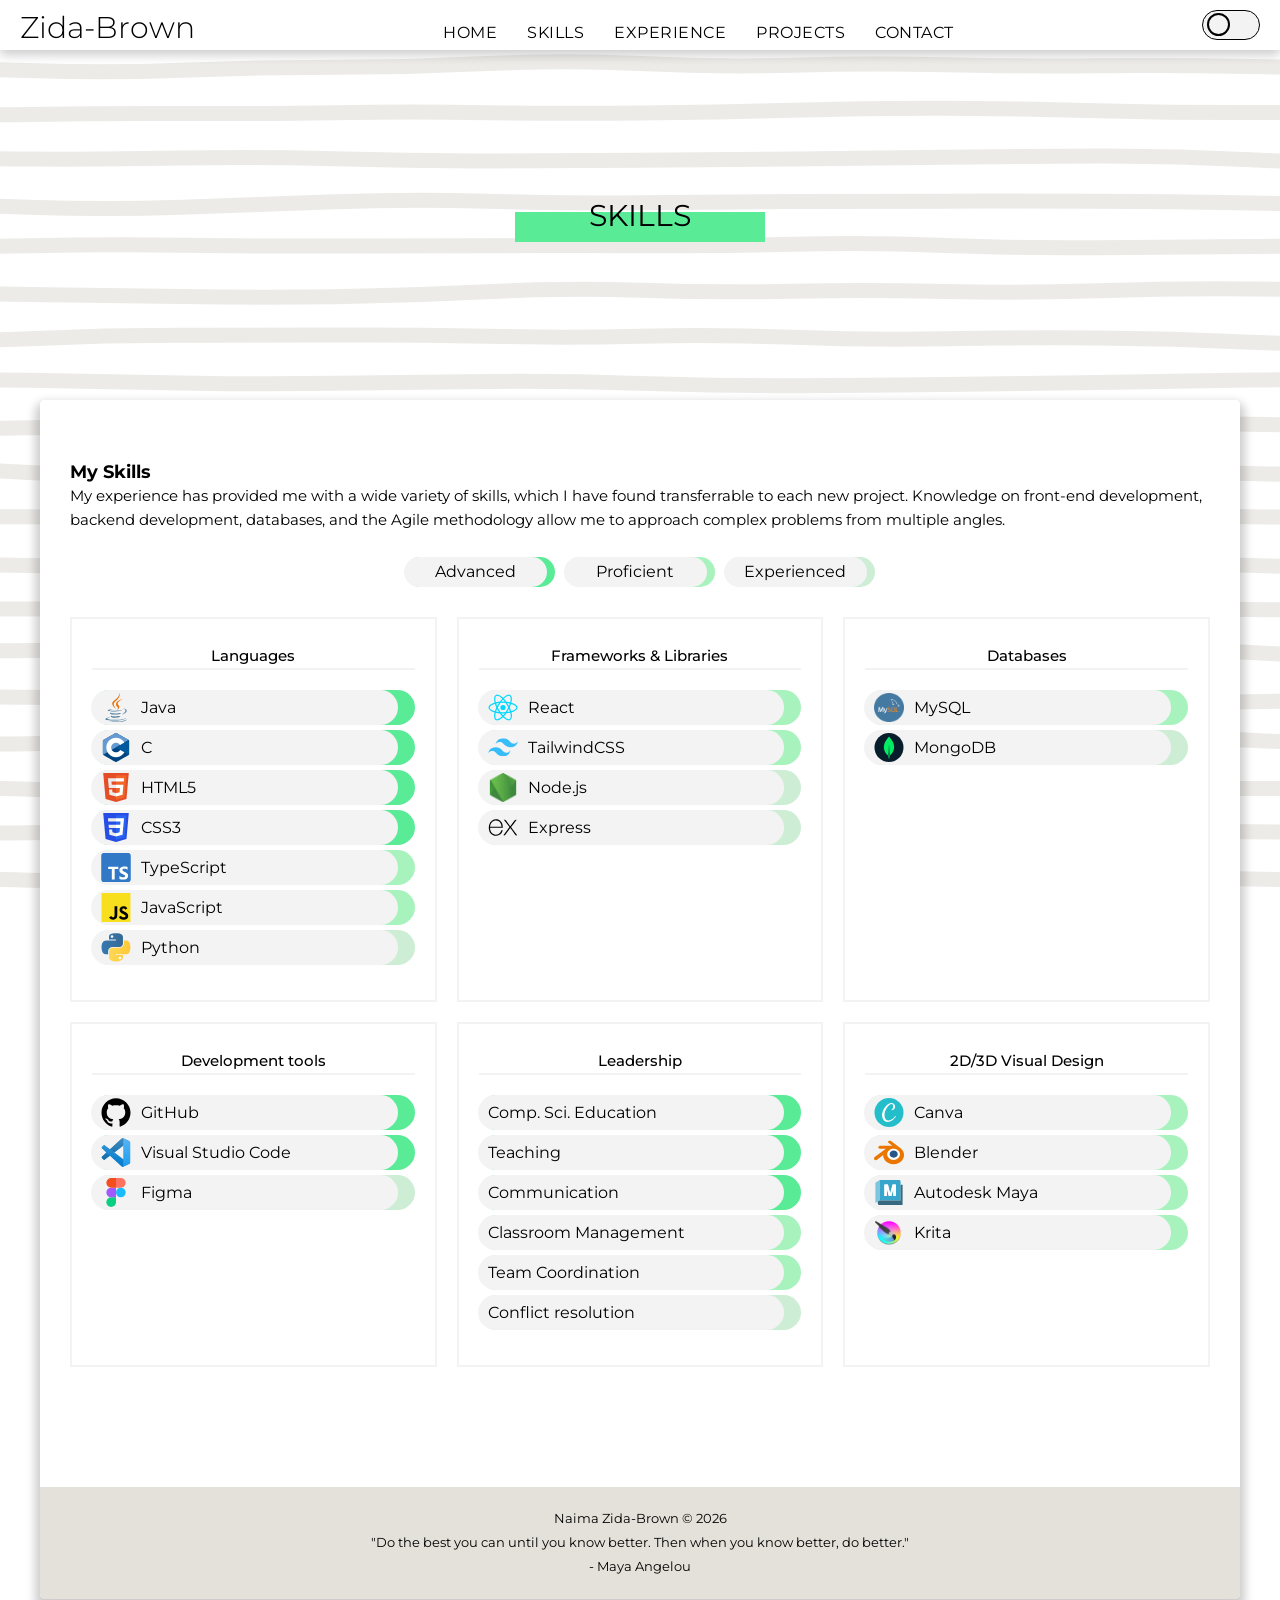
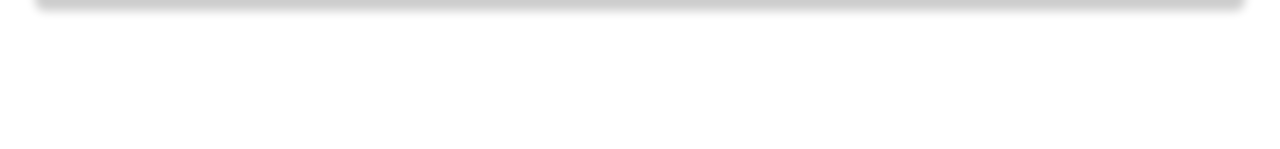
<file: skills.html>
<!DOCTYPE html>
<html lang="en" data-theme="light">

<head>
    <meta charset="UTF-8">
    <meta name="viewport" content="width=device-width, initial-scale=1.0">
    <title>Skills | Zida-Brown</title>
    <link rel="stylesheet" href="portfolio.css">
    <link rel="icon" type="image/x-icon" href="images/favicon.ico">

    <script type="text/javascript">
        onPage = "skills";
    </script>

    <link rel="preconnect" href="https://fonts.googleapis.com">
    <link rel="preconnect" href="https://fonts.gstatic.com" crossorigin>
    <link href="https://fonts.googleapis.com/css2?family=Montserrat:ital,wght@0,100..900;1,100..900&display=swap"
        rel="stylesheet">
</head>



<body class="dark">
    <canvas id="wavepush"> </canvas>

    <header>
        <section class="header-top flex justify-between">
            <div class="flex">
                <div id="hamburger">&#9776;</div>
                <a href="index.html#jump-to-about" id="header-text">Zida-Brown</a>
            </div>

            <nav class="uppercase">
                <ul>
                    <li><a href="index.html">Home</a></li>
                    <li><a href="skills.html">Skills</a></li>
                    <li><a href="experience.html">Experience</a></li>
                    <li><a href="projects.html">Projects</a></li>
                    <li><a href="index.html#jump-to-contact">Contact</a></li>
                </ul>
            </nav>

            <label id="theme-toggle">
                <input type="checkbox" onclick="toggleTheme()">
                <span id="theme-toggle-slider"></span>
            </label>
        </section>

    </header>

    <section class="hero">
        <div id="hero-text">
            <div class="uppercase pagename">Skills</div>
            <div id="hero-underline"></div>
        </div>
    </section>
    <!-- end hero section -->


    <div id="wrapper">
        <main class="p-full">

            <h3>My Skills</h3>
            <p class="mb-20">
                My experience has provided me with a wide variety of skills, which I have found transferrable to each
                new
                project. Knowledge on front-end development, backend development, databases, and the Agile
                methodology allow me to approach complex problems from multiple angles.
            </p>

            <div class="centered gap-10 pt-5">
                <span class="skills-tag-example tag-advanced">
                    <p class="skills-tag">Advanced</p>
                </span>
                <span class="skills-tag-example tag-proficient">
                    <p class="skills-tag"> Proficient</p>
                </span>
                <span class="skills-tag-example tag-experienced">
                    <p class="skills-tag">Experienced</p>
                </span>
            </div>

            <section id="skills-section" class="p-bottom gap-20">

                <section class="skills-box">
                    <p class="pt-5 mb-20 font-500 centered">Languages</p>
                    <ul>
                        <li class="tag-advanced">
                            <div class="skills-tag">
                                <img src="logos/java-icon.svg" alt="Java logo" class="skills-logo">
                                Java
                            </div>
                        </li>
                        <li class="tag-advanced">
                            <div class="skills-tag">
                                <img src="logos/c-icon.svg" alt="C logo" class="skills-logo">
                                C
                            </div>
                        </li>
                        <li class="tag-advanced">
                            <div class="skills-tag">
                                <img src="logos/html-icon.svg" alt="HTML logo" class="skills-logo">
                                HTML5
                            </div>
                        </li>
                        <li class="tag-advanced">
                            <div class="skills-tag">
                                <img src="logos/css-icon.svg" alt="CSS logo" class="skills-logo">
                                CSS3
                            </div>
                        </li>
                         <li class="tag-proficient">
                            <div class="skills-tag">
                                <img src="logos/typescript-icon.svg" alt="Typscript logo" class="skills-logo">
                                TypeScript
                            </div>
                        </li>
                        <li class="tag-proficient">
                            <div class="skills-tag">
                                <img src="logos/javascript-icon.svg" alt="Javascript logo" class="skills-logo">
                                JavaScript
                            </div>
                        </li>
                        <li class="tag-experienced">
                            <div class="skills-tag">
                                <img src="logos/python-icon.svg" alt="Python logo" class="skills-logo">
                                Python
                            </div>
                        </li>
                    </ul>
                </section>

                <section class="skills-box">
                    <p class="pt-5 mb-20 font-500 centered">Frameworks & Libraries</p>
                    <div class="sb-rows">
                        <ul>
                            <li class="tag-proficient">
                                <div class="skills-tag">
                                    <img src="logos/react-icon.svg" alt="React logo" class="skills-logo">
                                    React
                                </div>
                            </li>
                            <li class="tag-proficient">
                                <div class="skills-tag">
                                    <img src="logos/tailwind-icon.svg" alt="TailwindCSS logo" class="skills-logo">
                                    TailwindCSS
                                </div>
                            </li>
                            <li class="tag-experienced">
                                <div class="skills-tag">
                                    <img src="logos/nodejs-icon.png" alt="Node.js logo" class="skills-logo">
                                    Node.js
                                </div>
                            </li>
                            <li class="tag-experienced">
                                <div class="skills-tag">
                                    <img src="logos/express-icon.svg" alt="Express logo" class="skills-logo dark-logo-light-border">
                                    Express
                                </div>
                            </li>
                        </ul>
                    </div>
                </section>

                <section class="skills-box">
                    <p class="pt-5 mb-20 font-500 centered">Databases</p>
                    <div class="sb-rows">
                        <ul>
                            <li class="tag-proficient">
                                <div class="skills-tag">
                                    <img src="logos/mysql-icon.png" alt="DaisyUI logo" class="skills-logo">
                                    MySQL
                                </div>
                            </li>
                            <li class="tag-experienced">
                                <div class="skills-tag">
                                    <img src="logos/mongodb-icon.svg" alt="MongoDB logo" class="skills-logo">
                                    MongoDB
                                </div>
                            </li>
                        </ul>
                    </div>
                </section>

                <section class="skills-box">
                    <p class="pt-5 mb-20 font-500 centered">Development tools</p>
                    <div class="sb-rows">
                        <ul>
                            <li class="tag-advanced">
                                <div class="skills-tag">
                                    <svg xmlns="http://www.w3.org/2000/svg" viewBox="0 0 640 640" fill="currentColor"
                                        class="skills-logo">
                                        <path
                                            d="M319.988 7.973C143.293 7.973 0 151.242 0 327.96c0 141.392 91.678 261.298 218.826 303.63 16.004 2.964 21.886-6.957 21.886-15.414 0-7.63-.319-32.835-.449-59.552-89.032 19.359-107.8-37.772-107.8-37.772-14.552-36.993-35.529-46.831-35.529-46.831-29.032-19.879 2.209-19.442 2.209-19.442 32.126 2.245 49.04 32.954 49.04 32.954 28.56 48.922 74.883 34.76 93.131 26.598 2.882-20.681 11.15-34.807 20.315-42.803-71.08-8.067-145.797-35.516-145.797-158.14 0-34.926 12.52-63.485 32.965-85.88-3.33-8.078-14.291-40.606 3.083-84.674 0 0 26.87-8.61 88.029 32.8 25.512-7.075 52.878-10.642 80.056-10.76 27.2.118 54.614 3.673 80.162 10.76 61.076-41.386 87.922-32.8 87.922-32.8 17.398 44.08 6.485 76.631 3.154 84.675 20.516 22.394 32.93 50.953 32.93 85.879 0 122.907-74.883 149.93-146.117 157.856 11.481 9.921 21.733 29.398 21.733 59.233 0 42.792-.366 77.28-.366 87.804 0 8.516 5.764 18.473 21.992 15.354 127.076-42.354 218.637-162.274 218.637-303.582 0-176.695-143.269-319.988-320-319.988l-.023.107z" />
                                    </svg>
                                    GitHub
                                </div>
                            </li>
                            <li class="tag-advanced">
                                <div class="skills-tag">
                                    <img src="logos/vscode-icon.svg" alt="VSCode logo" class="skills-logo">
                                    Visual Studio Code
                                </div>
                            </li>
                            <li class="tag-experienced">
                                <div class="skills-tag">
                                    <img src="logos/figma-icon.svg" alt="Figma logo" class="skills-logo">
                                    Figma
                                </div>
                            </li>
                        </ul>
                    </div>
                </section>

                <section class="skills-box">
                    <p class="pt-5 mb-20 font-500 centered">Leadership</p>
                    <div class="sb-rows">
                        <ul>
                            <li class="tag-advanced">
                                <div class="skills-tag">
                                    Comp. Sci. Education
                                </div>
                            </li>
                            <li class="tag-advanced">
                                <div class="skills-tag">
                                    Teaching
                                </div>
                            </li>
                            <li class="tag-advanced">
                                <div class="skills-tag">
                                    Communication
                                </div>
                            </li>
                            <li class="tag-proficient">
                                <div class="skills-tag">
                                    Classroom Management
                                </div>
                            </li>
                            <li class="tag-proficient">
                                <div class="skills-tag">
                                    Team Coordination
                                </div>
                            </li>
                            <li class="tag-experienced">
                                <div class="skills-tag">
                                    Conflict resolution
                                </div>
                            </li>
                        </ul>
                    </div>
                </section>

                <section class="skills-box">
                    <p class="pt-5 mb-20 font-500 centered">2D/3D Visual Design</p>
                    <div class="sb-rows">
                        <ul>
                            <li class="tag-proficient">
                                <div class="skills-tag">
                                    <img src="logos/canva-icon.svg" alt="Canva logo" class="skills-logo">
                                    Canva
                                </div>
                            </li>
                            <li class="tag-proficient">
                                <div class="skills-tag">
                                    <img src="logos/blender-icon.svg" alt="Blender logo" class="skills-logo">
                                    Blender
                                </div>
                            </li>
                            <li class="tag-proficient">
                                <div class="skills-tag">
                                    <img src="logos/maya-icon.svg" alt="Maya logo" class="skills-logo">
                                    Autodesk Maya
                                </div>
                            </li>
                            <li class="tag-proficient">
                                <div class="skills-tag">
                                    <img src="logos/krita-icon.png" alt="Krita logo" class="skills-logo">
                                    Krita
                                </div>
                            </li>
                        </ul>
                    </div>
                </section>

            </section>
            <!-- end skills section -->

        </main>



        <footer>
            Naima Zida-Brown &copy;
            <script>document.write(new Date().getFullYear());</script>
            <br>
            "Do the best you can until you know better. Then when you know better, do better."
            <br>
            - Maya Angelou
        </footer>
    </div>
    <!-- end wrapper  -->

</body>

<!-- JavaScript must be loaded after the HTML content -->
<script src="portfolio.js"></script>

</html>
</file>
<file: portfolio.css>
* {
    box-sizing: border-box;
}

html {
    scroll-behavior: smooth;
}

@font-face {
    font-family: "Amsterdam4";
    src: url(fonts/amsterdam-four.ttf)
}

.amsterdam4 {
    font-family: Amsterdam4;
    font-weight: 300;
}

:root {
    --c-bg: #fff;
    --c-font: #000;
    --c-wave: #ecebe8;
    --c-shadow: rgba(0, 0, 0, 0.2);
    --c-primary: #f3f3f3;
    --c-primary-dark: #e3e3e3;
    --c-secondary: #e3e1d9;
    --c-tertiary: rgb(0, 142, 97);
    --c-item: rgb(227, 227, 227);
    --c-item-dark: rgb(122, 122, 122);

    --c-tag: 89, 235, 150;
    --c-advanced: rgb(89, 235, 150);
    --c-proficient: rgb(168, 243, 189);
    --c-experienced: rgb(205, 238, 212);
    --c-link: rgb(98, 100, 100);
}

.dark {
    --c-bg: #121212;
    --c-font: #e7e7e7;
    --c-wave: #252525;
    --c-shadow: rgba(0, 0, 0, 1);
    --c-primary: #232323;
    --c-primary-dark: #333;
    --c-secondary: #333;
    --c-tertiary: rgb(6, 223, 114);
    --c-item: #444;
    --c-item-dark: #777;

    --c-tag: 0, 115, 75;
    --c-advanced: rgb(6, 223, 93);
    --c-proficient: rgb(3, 170, 80);
    --c-experienced: rgb(0, 115, 75);
    --c-link: #aaa;
}

body {
    background-color: var(--c-bg);
    color: var(--c-font);
    font-family: 'Montserrat', sans-serif;
    font-size: 15px;
    line-height: 24px;

    margin: 0;
    padding: 0;
    cursor: default;
}

main {
    background-color: var(--c-bg);
    border-radius: inherit;
}

#wavepush {
    position: fixed;
    top: 0;
    left: 0;
    pointer-events: none;
    z-index: -1;
}

p,
h3 {
    margin: 0;
    padding: 0;
}


/* ---------- SCROLLBAR ------------------------------------------------------------ */
::-webkit-scrollbar {
    width: 15px;
    background-color: var(--c-item);
    border-left: 1px solid rgba(0, 0, 0, .2);
}

::-webkit-scrollbar-thumb {
    background-color: color-mix(in srgb, var(--c-item-dark) 60%, transparent);
    border-left: 1px solid rgba(0, 0, 0, .2);
    border-radius: 15px;

}

::-webkit-scrollbar-thumb:hover {
    background-color: var(--c-item-dark);
    cursor: pointer;
}


/* ---------- GENERAL STYLING ------------------------------------------------------------ */
.p-full {
    padding: 60px 10px;
}

.p-bottom {
    padding-bottom: 60px;
}

.p-top {
    padding-top: 60px;
}

.uppercase {
    text-transform: uppercase;
}

.font-500 {
    /* Medium */
    font-weight: 500;
}

.font-smaller {
    font-size: smaller;
}

.text-right {
    text-align: right;
}

.width-full {
    width: 100%;
}

.flex {
    display: flex;
}

.mobile-flex-column {
    flex-direction: column;
}

.flex-wrap {
    flex-wrap: wrap;
}

.justify-between {
    justify-content: space-between;
}

.align-end {
    align-items: end;
}

.centered {
    text-align: center;
    display: flex;
    justify-content: center;
}

.gap-10 {
    gap: 10px;
}

.gap-20 {
    gap: 20px;
}

.mb-20 {
    margin-bottom: 20px;
}

.pt-5 {
    padding-top: 5px;
}

.pt-10 {
    padding-top: 10px;
}

.m-5 {
    margin: 5px;
}

.mobile-h-0 {
    height: 0;
}

.dark .dark-logo-light-border {
    background: var(--c-item);
    border-radius: 2px;
    padding: 1.5px;
}

body:not(.dark) .light-logo-border,
.dark .dark-logo-border {
    background: var(--c-primary);
    border-radius: 1px;
    transform: scale(1.25);
    padding: 0.5px;
    aspect-ratio: 1/1;
}


/* ---------- TAGS ------------------------------------------------------------ */
.tag-list {
    padding: 10px 0 0;
    margin: 0;
    list-style-type: none;
    display: flex;
    flex-wrap: wrap;
    justify-content: end;
    gap: 5px 10px;
}

.tag {
    background-color: rgba(var(--c-tag), 1);
    padding: 3px 10px;
    border-radius: 20px;
    font-size: smaller;
}

.tag-logo {
    width: 10px;
    max-height: 15px;
    margin-right: 5px;
}

.tag-advanced {
    background-color: var(--c-advanced);
    border-radius: 20px;
}

.tag-proficient {
    background-color: var(--c-proficient);
    border-radius: 20px;
}

.tag-experienced {
    background-color: var(--c-experienced);
    border-radius: 20px;
}

.skills-tag {
    background-color: var(--c-primary);
    height: 100%;
    width: 95%;
    margin-left: -1px;
    display: flex;
    align-items: center;
    padding: 3px 20px 3px 10px;
    border-radius: inherit;
}

.proj-tag-list {
    padding-top: 15px;
    gap: 5px;
    justify-content: left;
}

.proj-tag {
    padding: 1px 8px;
    line-height: normal;
}


/* ---------- THEME TOGGLE ------------------------------------------------------------ */
#theme-toggle {
    position: relative;
    display: inline-block;
    width: 58px;
    height: 30px;
}

/* Hide checkbox */
#theme-toggle input {
    opacity: 0;
    width: 0;
    height: 0;
}

/* The slider */
#theme-toggle-slider {
    position: absolute;
    cursor: pointer;
    top: 0;
    left: 0;
    right: 0;
    bottom: 0;
    background-color: var(--c-primary);
    border: 1px solid var(--c-font);
    border-radius: 30px;
    transition: .4s;
}

/* Slider's circle component */
#theme-toggle-slider:before {
    position: absolute;
    content: "";
    height: 19px;
    width: 19px;
    left: 4px;
    bottom: 3px;
    border: 2px solid var(--c-font);
    transition: .4s;
    border-radius: 50%;
}

/* On click */
input:checked+#theme-toggle-slider:before {
    transform: translateX(26px);
}


/* ---------- HEADER ------------------------------------------------------------ */
header {
    background-color: var(--c-bg);
    height: 50px;
    align-content: center;
    box-shadow: 0 5px 10px var(--c-shadow);
    z-index: 5;
    position: fixed;
    width: 100%;
}

.header-top {
    padding: 0 20px;
    flex-wrap: wrap;
    align-items: end;
}

#header-text {
    font-size: 200%;
    font-weight: 300;
    text-decoration: none;
    color: var(--c-font);
}


/* ---------- NAV ------------------------------------------------------------ */
nav {
    background-color: var(--c-primary);
    border-right: 1px solid var(--c-font);
    position: fixed;
    /* Start's under the header */
    top: 50px;
    /* Nav positioning "left: -300px" initialized in js */
    height: 100%;
    transition: left 0.2s ease-out;
    z-index: 4;

    ul {
        padding: 0 10px;
        cursor: pointer;
        -webkit-tap-highlight-color: transparent;
    }

    ul li {
        list-style-type: none;
        letter-spacing: 0.5px;
    }

    ul li:hover {
        font-weight: 500;
        letter-spacing: 0.4px;
    }

    ul li a {
        display: block;
        color: var(--c-font);
        text-decoration: none;
        padding-left: 15px;
        padding-right: 45px;
        padding-top: 20px;
        padding-bottom: 0;
        border-bottom: 1px solid var(--c-font);
    }

}

#hamburger {
    font-size: 25px;
    align-self: center;
    margin-right: 20px;
    cursor: pointer;
}


/* ---------- HERO ------------------------------------------------------------ */
.hero {
    padding: 50px 30px 0 30px;
    height: 45vh;
    min-height: 300px;
    max-height: 250px;
    display: flex;
    justify-content: center;
    align-items: center;
}

#hero-main {
    height: 80vh;
    min-height: 400px;
    max-height: 500px;
}

#hero-text {
    line-height: normal;

    #hero-name {
        display: grid;
        width: fit-content;
        margin: auto;
        grid-template-areas:
            "first ."
            ". last"
        ;

        #firstname {
            font-size: 150%;
            font-weight: 400;
            grid-area: first;
            z-index: 3;
        }

        #lastname {
            font-size: 200%;
            grid-area: last;
            z-index: 3;
        }
    }

    #hero-small-text {
        margin: 0;
        text-align: center;
        font-size: small;
    }

    p {
        font-size: small;
    }

    svg {
        height: 20px;
    }
}

#hero-underline {
    height: 0;
    width: 100%;
}

#hero-underline::after {
    display: block;
    transform: translateY(-26px);
    content: "";
    width: 90%;
    margin: auto;
    height: 20px;
    background-color: rgb(var(--c-tag));
}

.pagename {
    /* Matches hero-underline */
    width: 250px;
    text-align: center;

    position: relative;
    margin-bottom: 20px;
    font-size: 200%;
    font-weight: 400;
    z-index: 3;
}

.pagename+#hero-underline::after {
    width: 250px;
    margin: auto;
}


/* ---------- SECTIONS (GENERAL) ------------------------------------------------------------ */
.see-all {
    display: flex;
    justify-content: center;
    margin-top: 10px;
    text-decoration: none;
    color: var(--c-link);
    transition: all 0.3s ease;
}

.see-all:hover {
    font-weight: 600;
    letter-spacing: -0.3px;
}

.prim-bg {
    background-color: var(--c-primary);
}

.sec-bg {
    background-color: var(--c-secondary);
}

.box-item {
    padding: 10px;
    margin-bottom: 10px;
    background-color: var(--c-primary);
    border-radius: 5px;
    box-shadow: 0px 3px 10px var(--c-shadow);

    a {
        text-decoration: none;
        color: var(--c-font);
    }
}

.split {
    display: grid;
    grid-template-columns: 1fr;
    grid-template-rows: auto 1px auto;
    gap: 20px;

    h3 {
        text-align: center;
    }
}

.split-divider {
    background-color: var(--c-font);
}

.slide-in {
    opacity: 0;
    translate: -50%;
    transition-property: translate, opacity;
    transition-duration: 800ms;
    transition-timing-function: ease-out;
    transition-delay: 200ms;
}

.slide-up {
    opacity: 0;
    transform: scale(1.1);
    transition-property: transform, opacity;
    transition-duration: 600ms;
    transition-timing-function: ease-out;
    transition-delay: 200ms;
}

.click-in.left-click {
    opacity: 0;
    translate: -100px;
    transition-property: translate, opacity;
    transition-duration: 600ms;
}

.click-in.right-click {
    opacity: 0;
    translate: 100px;
    transition-property: translate, opacity;
    transition-duration: 600ms;
}

.slide-in.show,
.slide-up.show,
.click-in.show {
    opacity: 1;
    translate: 0px;
    transform: scale(1);
}

.slide-in-overflow {
    overflow: hidden;
    margin-left: -20px;
    margin-right: -20px;
    padding-left: 20px;
    padding-right: 20px;
}

.wave-in {
    animation: bounce 600ms;
}

@keyframes bounce {

    0%,
    100% {
        transform: none;
        animation-timing-function: ease-out;
    }

    50% {
        transform: translateY(-25px);
        animation-timing-function: ease-in;
    }

    90% {
        transform: translateY(5px);
        animation-timing-function: ease-in;
    }
}


/* ---------- ABOUT SECTION ------------------------------------------------------------ */
#jump-to-about {
    position: absolute;
    transform: translateY(-100px);
}

#about-section {
    width: 100%;
    margin: auto;
    margin-bottom: 40px;
    flex-direction: column;

    p {
        margin-bottom: 20px;
    }
}

#headshot-img {
    min-height: 200px;
    background-image: url(images/headshot.jpg);
    background-size: contain;
    background-position: center;
    background-repeat: no-repeat;
}

.about-button {
    width: 100%;
    color: var(--c-bg);
    background-color: var(--c-tertiary);
    font-size: smaller;
    text-decoration: none;
    border-radius: 5px;
    letter-spacing: 0.4px;
    cursor: pointer;
    position: relative;
    overflow: hidden;
    transition: all 0.3s ease;

    /* Left padding +20px for svg width and +5px for spacing */
    padding: 10px 15px 10px 40px;

    svg {
        position: absolute;
        /* Move left -20px for svg width and -5px for spacing */
        transform: translateX(-25px);
        height: 20px;
        width: 20px;
    }
}

.about-button:hover {
    transform: scale(1.05);
    font-weight: 500;
    box-shadow: 0 4px 8px var(--c-shadow);
}

.about-button::before {
    content: '';
    position: absolute;
    top: -50%;
    left: -50%;
    width: 200%;
    height: 200%;
    background: linear-gradient(0deg,
            transparent,
            transparent 30%,
            rgba(255, 255, 255, 0.3));
    transform: rotate(-45deg);
    /* shine */
    transition: all 0.5s ease;
    opacity: 0;
}

.about-button:hover::before {
    opacity: 1;
    transform: rotate(-45deg) translateY(100%);
}


/* ---------- SKILLS SECTION ------------------------------------------------------------ */
#skills-section {
    display: grid;
    grid-template-columns: 1fr;
    justify-items: center;
    margin-top: 30px;
}

.skills-tag-example {
    width: 150px;
    font-size: small;

    .skills-tag {
        display: block;
        padding: 3px 10px;
    }
}

.skills-box {
    border: 2px solid var(--c-primary);
    padding: 20px;
    width: 100%;

    p {
        border-bottom: 2px solid var(--c-primary);
    }

    ul {
        padding: 0;
    }

    li {
        height: 35px;
        margin: 5px 0;
        display: flex;
        align-items: center;
    }

}

.skills-logo {
    width: 20px;
    height: -webkit-fill-available;
    max-height: 20px;
    margin-right: 10px;
}


/* ---------- EXPERIENCE SECTION ------------------------------------------------------------ */
#experience {
    padding-bottom: 60px;
}

.click-open-btn {
    display: none;
}

.click-open-content {
    overflow: hidden;
    padding: 10px;
    margin-bottom: 20px;
    background-color: var(--c-primary);
    box-shadow: 0px 5px 10px -2px var(--c-shadow);
    border-radius: 5px;

    ul {
        padding-left: 20px;
        margin-bottom: 0;
    }
}

.job-logo {
    width: 50px;
    height: 50px;
    margin-right: 10px;
    border-radius: 5px;
}

.position {
    padding: 5px;
    background-color: var(--c-primary-dark);
    border-radius: 5px;
}

#awards {
    justify-content: center;

    svg {
        width: 200px;
        height: 200px;
    }

    path {
        fill: transparent;
    }

    textPath {
        fill: var(--c-font);
        font-size: 8px;
    }
}

.award {
    width: 200px;
    padding-top: 9px;
    height: 200px;
    border-radius: 50%;
    background-color: var(--c-primary);
    box-shadow: 0px 3px 10px 2px var(--c-shadow);
}

.gold-award {
    border: 1px solid gold;
}

.award-center {
    position: absolute;
    transform: translateX(60px) translateY(50px);
    width: 80px;
    height: 80px;

    img {
        width: inherit;
        height: inherit;
        border-radius: 5px;
        cursor: pointer;
    }

    img:hover~p,
    p:hover {
        opacity: 1;
    }

    p {
        opacity: 0;
        width: 200px;
        padding: 5px 10px;
        transform: translateX(-60px);
        background-color: var(--c-primary-dark);
        border-radius: 2px;
        font-weight: 500;
        text-align: center;
        transition: all 0.2s ease;
        box-shadow: 0px 2px 5px var(--c-shadow);
    }

    p::before {
        /* The point */
        content: "";
        position: absolute;
        top: 0;
        left: 0;
        /* Y: height of border -1 for overlap */
        transform: translateX(80px) translateY(-19px);
        /* At least 3 sides must "appear" */
        border-bottom: 20px solid var(--c-primary-dark);
        border-right: 20px solid transparent;
        border-left: 20px solid transparent;
    }
}


/* ---------- PROJECTS SECTION ------------------------------------------------------------ */
/* On the index page */
.proj-text-bg {
    background-color: color-mix(in srgb, var(--c-primary) 70%, transparent);
    border-radius: 5px;
    padding: 5px;
    /* display: inline; */
    /* box-shadow: 0 0 0 5px color-mix(in srgb, var(--c-primary) 70%, transparent); */
    /* box-decoration-break: clone; */
}

#proj-bg-1 {
    background: linear-gradient(to right, var(--c-primary) 40%, color-mix(in srgb, var(--c-primary) 70%, transparent) 70%, rgba(0, 0, 0, 0)), url(images/proj1.png) no-repeat right;
    background-color: var(--c-primary);
    background-size: cover;
}

#proj-bg-4 {
    background: linear-gradient(to right, var(--c-primary) 40%, color-mix(in srgb, var(--c-primary) 70%, transparent) 70%, rgba(0, 0, 0, 0)), url(images/proj4.png) no-repeat left;
    background-color: var(--c-primary);
    background-size: cover;
}

/* On the projects page */
/* 
    Modified code from
    Author: Gopi Chakradhar https://gopichakradhar.me/
    URL: https://freefrontend.com/javascript-carousels/
*/
.carousel-track {
    display: block;
    width: 100%;
}

.card {
    display: flex;
    flex-direction: column;
    width: 90%;
    margin: 30px auto;
    height: auto;

    background-color: var(--c-primary);
    border-radius: 5px;
    box-shadow: 0 20px 40px var(--c-shadow);
    overflow: hidden;
}

.card img {
    width: 100%;
    height: 100px;
    object-fit: cover;
}

.card-text {
    padding: 15px 10px 20px;
    display: flex;
    flex-direction: column;
    justify-content: space-between;
    font-size: medium;

    img {
        width: 25px;
        height: 25px;
    }

    a {
        width: 25px;
        height: 25px;

        /* figma svg */
        >svg {
            fill: var(--c-primary);
            width: 100%;

            >circle {
                fill: var(--c-font);
            }
        }
        
        /* typical svg' */
        >svg:not(:has(>circle)) {
            fill: var(--c-font);
            width: 100%;
        }

    }
}

.carousel-dots {
    display: none;
}

.nav-arrow {
    display: none;
}


/* ---------- CONTACT SECTION ------------------------------------------------------------ */
#jump-to-contact {
    position: absolute;
    transform: translateY(-50px);
}

#contact-items {
    gap: 5px;
}

.contact-box {
    display: flex;
    flex-direction: column;
    justify-content: space-between;
    width: 75px;
    height: 75px;
    padding: 10px;
    margin-top: 20px;
    font-size: x-small;

    background-color: var(--c-tertiary);
    color: var(--c-bg);
    text-decoration: none;
    border-radius: 5px;
    line-height: normal;
    overflow: hidden;

    svg {
        height: 30px;
    }

    .contact-link {
        display: none;
        font-size: 11px;
    }
}

.contact-button {
    border: none;
    font-family: 'Montserrat', sans-serif;
    cursor: pointer;
}

form {
    width: 100%;
    padding: 5px 20px 20px;
    background-color: var(--c-bg);
    border: 1px solid var(--c-item-dark);
    box-shadow: 1px 5px 15px var(--c-shadow);

    display: grid;
    grid-template-rows: 55px 55px 180px 40px;
    grid-template-areas:
        "ni"
        "ci"
        "mi"
        "s"
    ;
    gap: 10px;

    ::placeholder {
        color: var(--c-link);
    }
}

input {
    height: 100%;
    font-family: 'Montserrat', sans-serif;
    color: var(--c-font);
    background-color: inherit;
    border: none;
    border-bottom: 1px solid var(--c-item-dark);
    outline: none;
}

textarea {
    height: 100%;
    font-family: 'Montserrat', sans-serif;
    padding: 10px 5px;
    color: var(--c-font);
    background-color: var(--c-bg);
    border: 1px solid var(--c-item-dark);
    outline: none;
    resize: none;
}

#msg-name,
#msg-contact {
    padding-top: 20px;
}

#msg-message {
    height: 120px;
    width: 100%;
    margin: auto;
    grid-area: mi;
}

#msg-submit {
    grid-area: s;
    height: 40px;

    background-color: var(--c-item);
    color: var(--c-font);
    border: 1px solid var(--c-item-dark);
    cursor: pointer;
}


/* ---------- FOOTER ------------------------------------------------------------ */
footer {
    padding: 20px;
    font-size: smaller;
    text-align: center;
    background-color: var(--c-secondary);
    box-shadow: 0 -2px 15px var(--c-shadow);
    z-index: 3;
}


/* ---------- RESPONSIVENESS ------------------------------------------------------------ */
/* Small devices (portrait tablets and large phones, 600px and up) */
@media only screen and (min-width: 600px) {
    .p-full {
        padding: 60px 30px;
    }

    .mobile-flex-column {
        flex-direction: row;
    }

    .hero {
        max-height: 400px;
    }

    #hero-main {
        max-height: 900px;
    }

    #hero-text {
        #hero-name {
            #firstname {
                font-size: 200%;
            }

            #lastname {
                font-size: 300%;
            }
        }

        #hero-small-text,
        p {
            font-size: medium;
        }
    }

    #hero-underline::after {
        transform: translateY(-42px);
        height: 30px;
    }

    #about-section {
        flex-direction: row;

        p {
            margin-bottom: 0;
        }
    }

    #headshot-img {
        min-width: 200px;
        min-height: 100%;
        background-size: cover;
    }

    .about-button {
        margin-top: 30px;
        margin-bottom: 10px;
        width: max-content;
    }

    .see-all {
        display: block;
    }

    .split h3 {
        text-align: right;
    }

    #contact-items {
        gap: 20px;
    }

    form {
        grid-template-rows: 55px 120px 40px;
        grid-template-areas:
            "ni ci"
            "mi mi"
            ". s"
        ;
        gap: 40px;
    }

    .skills-tag-example {
        font-size: medium;
    }

    #skills-section {
        grid-template-columns: repeat(2, 1fr);
    }

    .skills-box {
        li {
            height: 25px;
            font-size: x-small;
        }
    }

    .skills-logo {
        width: 20px;
        max-height: 20px;
    }

    /* Projects Carousel main styling */
    .carousel-track {
        display: flex;
        justify-content: center;
        align-items: center;
        /* An exact height */
        height: 600px;
        perspective: 1000px;
    }

    .card {
        position: absolute;
        flex-direction: row;
        margin: 0;
        height: 335px;
        transition: all 0.8s cubic-bezier(0.25, 0.46, 0.45, 0.94);
    }

    .card img {
        transition: all 0.8s cubic-bezier(0.25, 0.46, 0.45, 0.94);
        width: 200px;
        height: 100%;
    }

    .card-text {
        font-size: small;
        line-height: 18px;
    }

    .card.center {
        z-index: 3;
        transform: scale(1.1) translateZ(0);
    }

    .card.center img {
        filter: none;
    }

    .card.up-2 {
        z-index: 1;
        transform: translateY(-260px) scale(0.8) translateZ(-300px);
        opacity: 0.7;
    }

    .card.up-2 img {
        filter: grayscale(100%);
    }

    .card.up-1 {
        z-index: 2;
        transform: translateY(-150px) scale(0.9) translateZ(-100px);
        opacity: 0.9;
    }

    .card.up-1 img {
        filter: grayscale(70%);
    }

    .card.down-1 {
        z-index: 2;
        transform: translateY(150px) scale(0.9) translateZ(-100px);
        opacity: 0.9;
    }

    .card.down-1 img {
        filter: grayscale(70%);
    }

    .card.down-2 {
        z-index: 1;
        transform: translateY(260px) scale(0.8) translateZ(-300px);
        opacity: 0.7;
    }

    .card.down-2 img {
        filter: grayscale(100%);
    }

    .card.hidden {
        opacity: 0;
        pointer-events: none;
    }

    .carousel-dots {
        display: flex;
        justify-content: center;
        gap: 10px;
    }

    .dot {
        width: 12px;
        height: 12px;
        border-radius: 50%;
        background: var(--c-item);
        cursor: pointer;
        transition: all 0.3s ease;
    }

    .dot.active {
        background: var(--c-item-dark);
        transform: scale(1.2);
    }

    .nav-arrow {
        display: inline;
        position: absolute;
        background-color: var(--c-item);
        color: var(--c-font);
        width: 60px;
        height: 60px;
        border-radius: 50%;
        cursor: pointer;
        z-index: 4;
        transition: all 0.3s ease;
        border: none;
        box-shadow: 0 0 10px 3px var(--c-shadow);
        outline: none;
    }

    .nav-arrow img {
        width: 30px;
        height: 30px;
        object-fit: contain;
        transition: all 0.3s ease;
    }

    .nav-arrow:hover img {
        transform: scale(1.1);
    }

    .nav-arrow.up {
        transform: translateY(-225px);
    }

    .nav-arrow.down {
        transform: translateY(225px);
    }
}

/* Medium devices (landscape tablets, 768px and up) */
@media only screen and (min-width: 768px) {
    .mobile-h-0 {
        height: auto;
    }

    nav {
        background-color: rgba(0, 0, 0, 0);
        border-right: none;
        position: relative;
        top: 0;

        margin-top: 0;
        padding-top: 0;

        ul {
            display: flex;
            padding: 0;
            margin: 0;
            gap: 10px;
        }

        ul li a {
            /* Match the font size */
            line-height: 15px;
            padding: 0;
            border-bottom: none;
            font-size: smaller;
        }

    }

    #hamburger {
        display: none;
    }

    #about-section {
        width: 80%;
    }

    .split {
        grid-template-columns: 1fr 1px 2fr;
        grid-template-rows: 1fr;
    }

    #skills-section {
        grid-template-columns: repeat(3, 1fr);
    }

    #experience {
        padding-bottom: 0;

        h3 {
            margin-bottom: 20px;
        }

        .split {
            gap: 0;
        }

        .click-open-btn {
            display: flex;
            cursor: pointer;
        }
    }

    #additional {
        h3 {
            margin-bottom: 20px;
        }

        .click-open-btn {
            display: block;
            cursor: pointer;
        }
    }

    .click-open-content {
        padding: 0;
        height: 0;
        margin-bottom: 0;
    }

    .carousel-track {
        /* An exact height */
        height: 680px;
    }

    .card {
        width: 600px;
        height: 400px;
    }

    .card-text {
        font-size: medium;
        line-height: inherit;
    }

    .card.up-2 {
        transform: translateY(-280px) scale(0.8) translateZ(-300px);
    }

    .card.up-1 {
        transform: translateY(-150px) scale(0.9) translateZ(-100px);
    }

    .card.down-1 {
        transform: translateY(150px) scale(0.9) translateZ(-100px);
    }

    .card.down-2 {
        transform: translateY(280px) scale(0.8) translateZ(-300px);
    }

    .nav-arrow.up {
        transform: translateX(-350px);
    }

    .nav-arrow.down {
        transform: translateX(350px);
    }

    .contact-box {
        font-size: medium;
        width: 175px;
        height: 100px;
        margin-top: 40px;

        .contact-link {
            display: block;
        }
    }

    form {
        width: 70%;
    }
}

/* Large devices (laptops/desktops, 992px and up) */
@media only screen and (min-width: 992px) {
    nav ul {
        gap: 30px;
    }

    nav ul li a {
        font-size: medium;
    }

    .skills-box {
        li {
            height: 35px;
            font-size: medium;
        }
    }

    .skills-logo {
        width: 30px;
        max-height: 30px;
    }

    .nav-arrow {
        width: 80px;
        height: 80px;
        box-shadow: none;
    }

    .nav-arrow img {
        width: 40px;
        height: 40px;
    }

    .nav-arrow.up {
        transform: translateX(-360px);
    }

    .nav-arrow.down {
        transform: translateX(360px);
    }
}

/* Extra large devices (large laptops and desktops, 1200px and up) */
@media only screen and (min-width: 1200px) {
    #wrapper {
        width: 1200px;
        margin-left: auto;
        margin-right: auto;
        margin-bottom: 10em;
        /* Round the shadow */
        border-radius: 5px;
        box-shadow: 0 7px 10px 5px var(--c-shadow);

        /* Round the bottom */
        footer {
            border-radius: 0 0 5px 5px;
            box-shadow: none;
        }
    }
}
</file>
